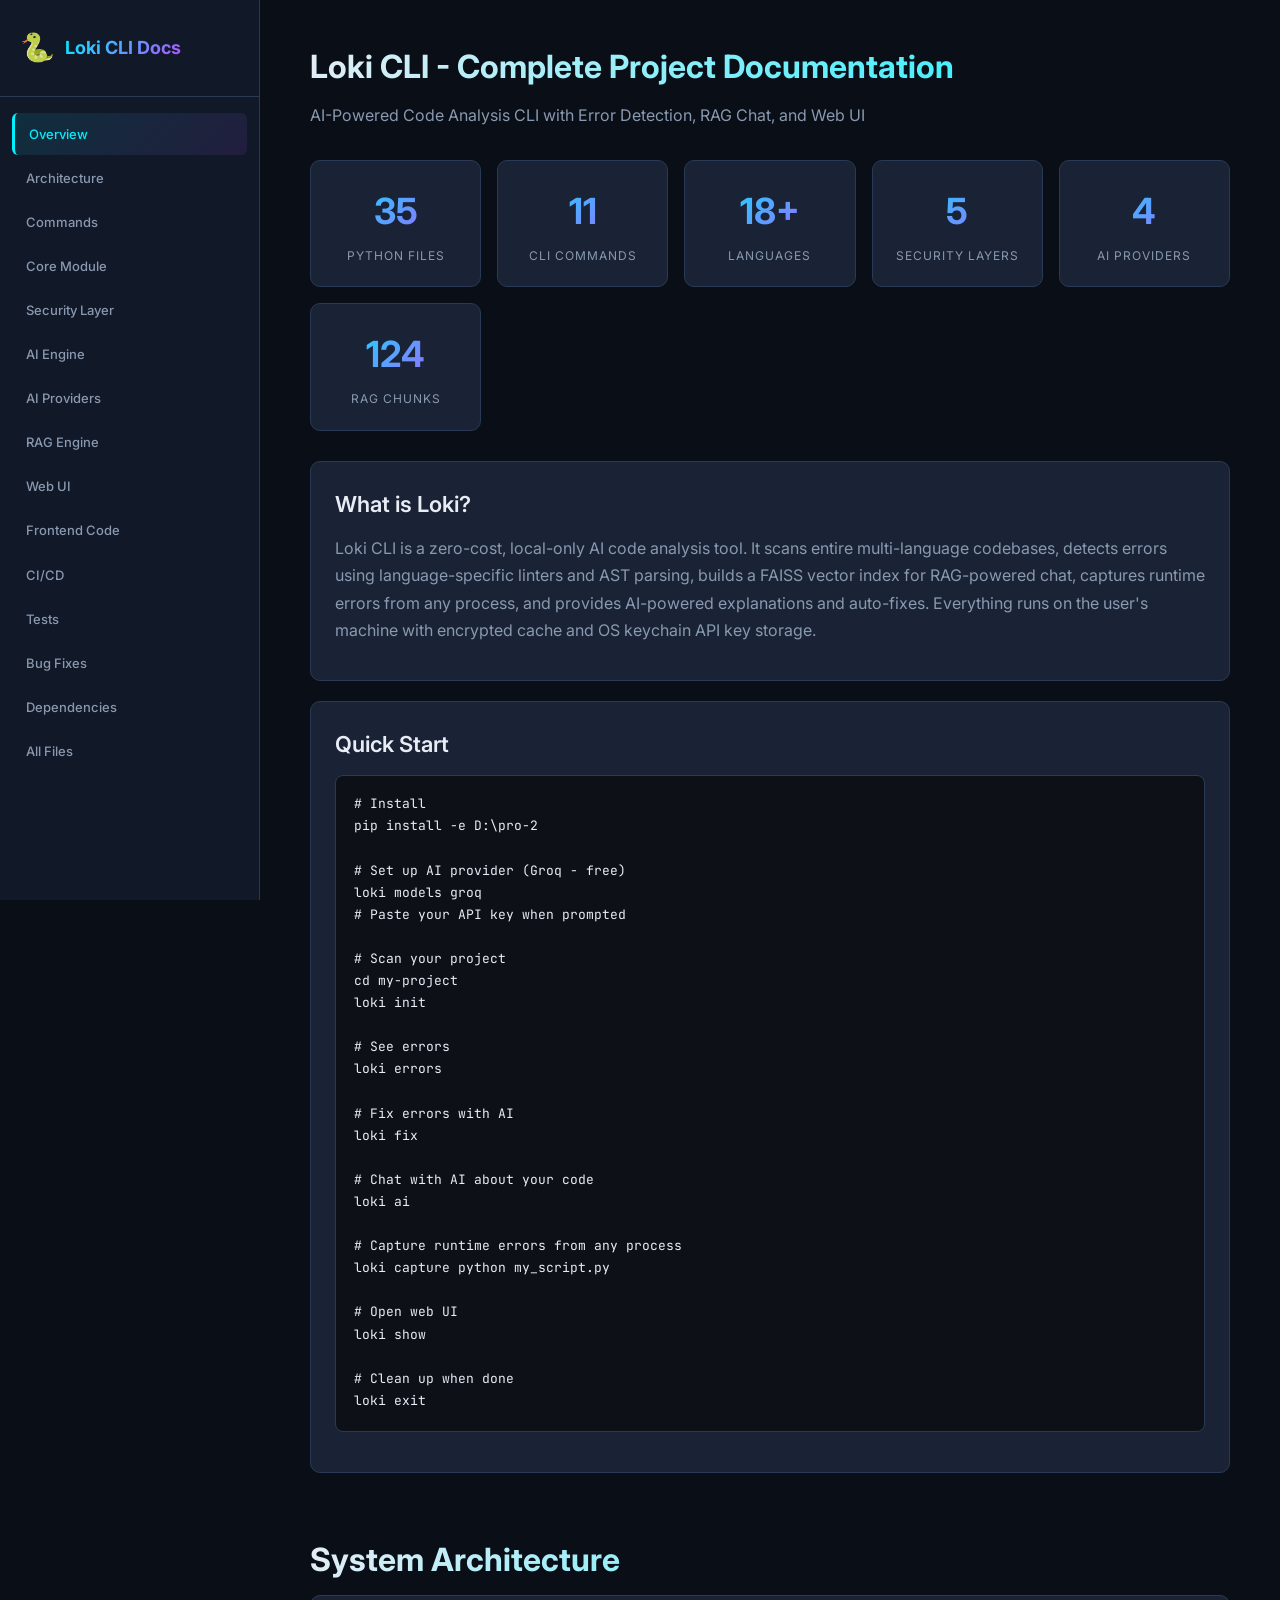
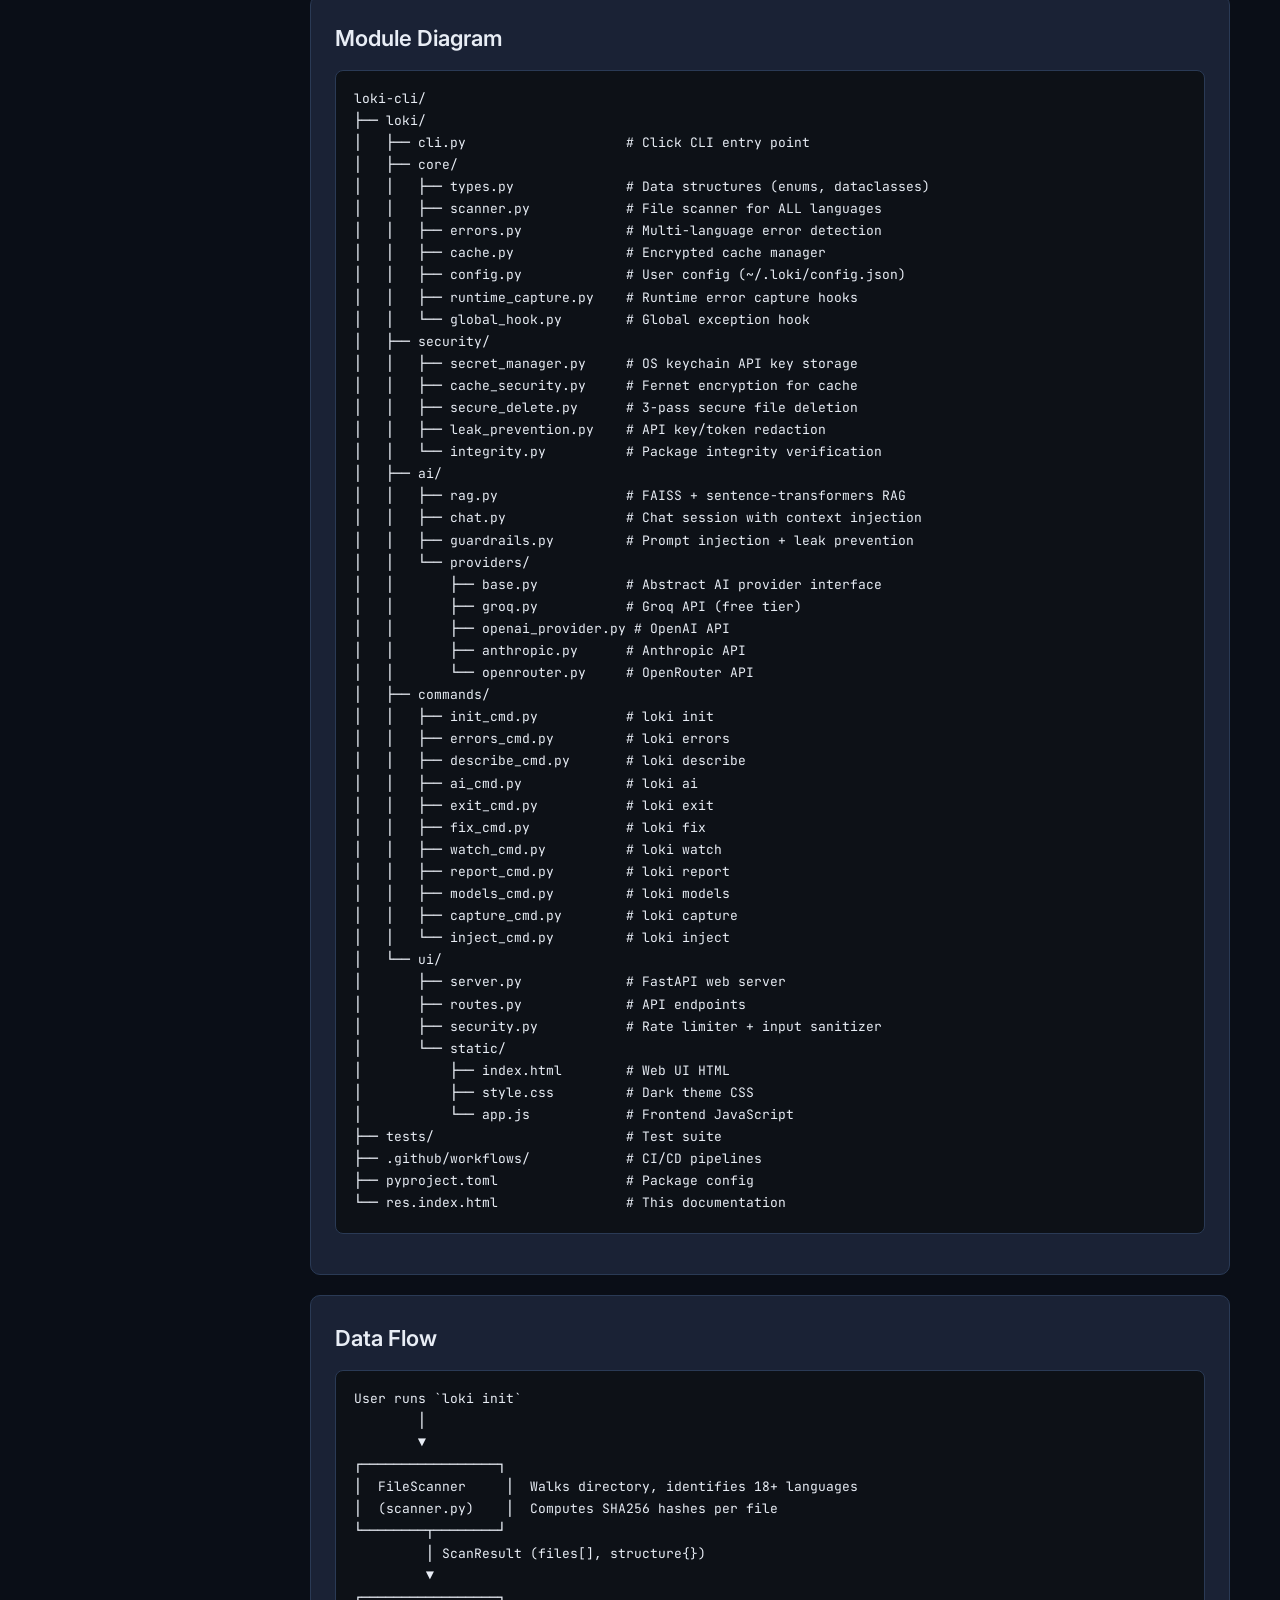
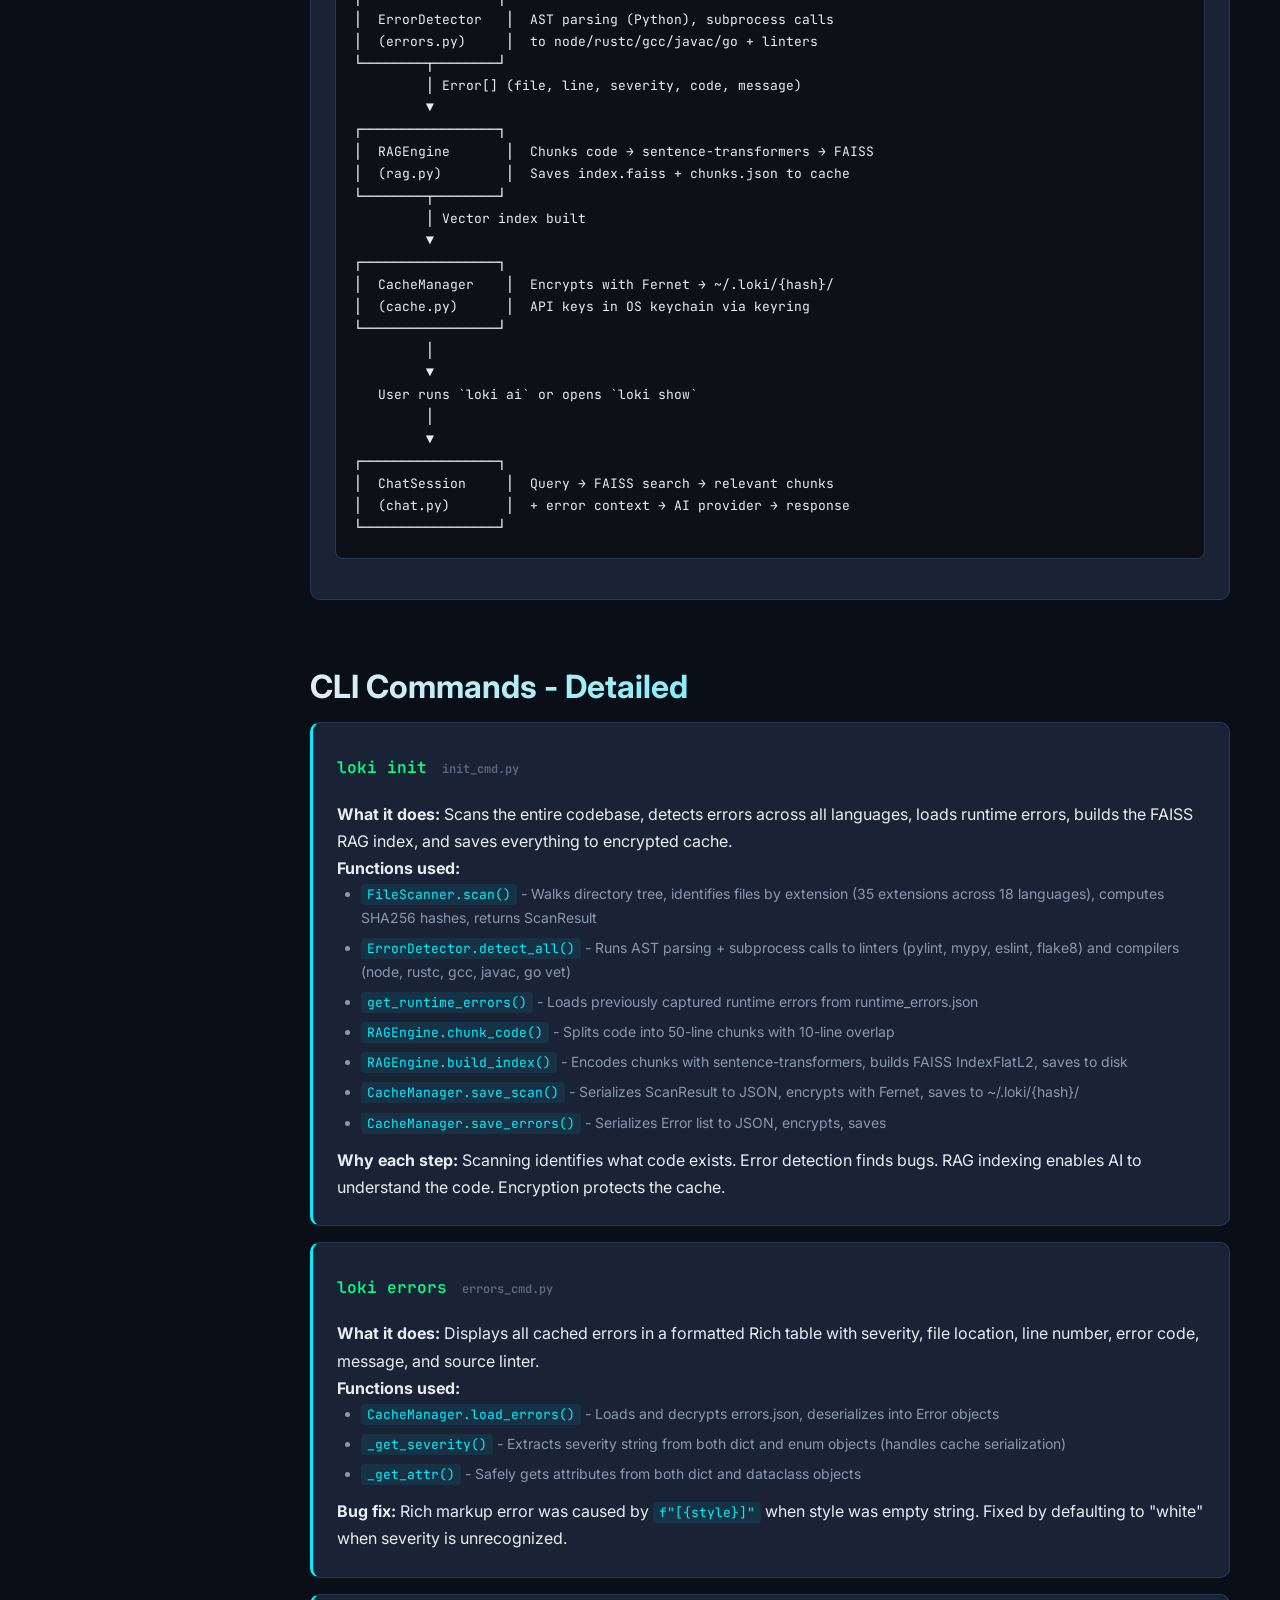
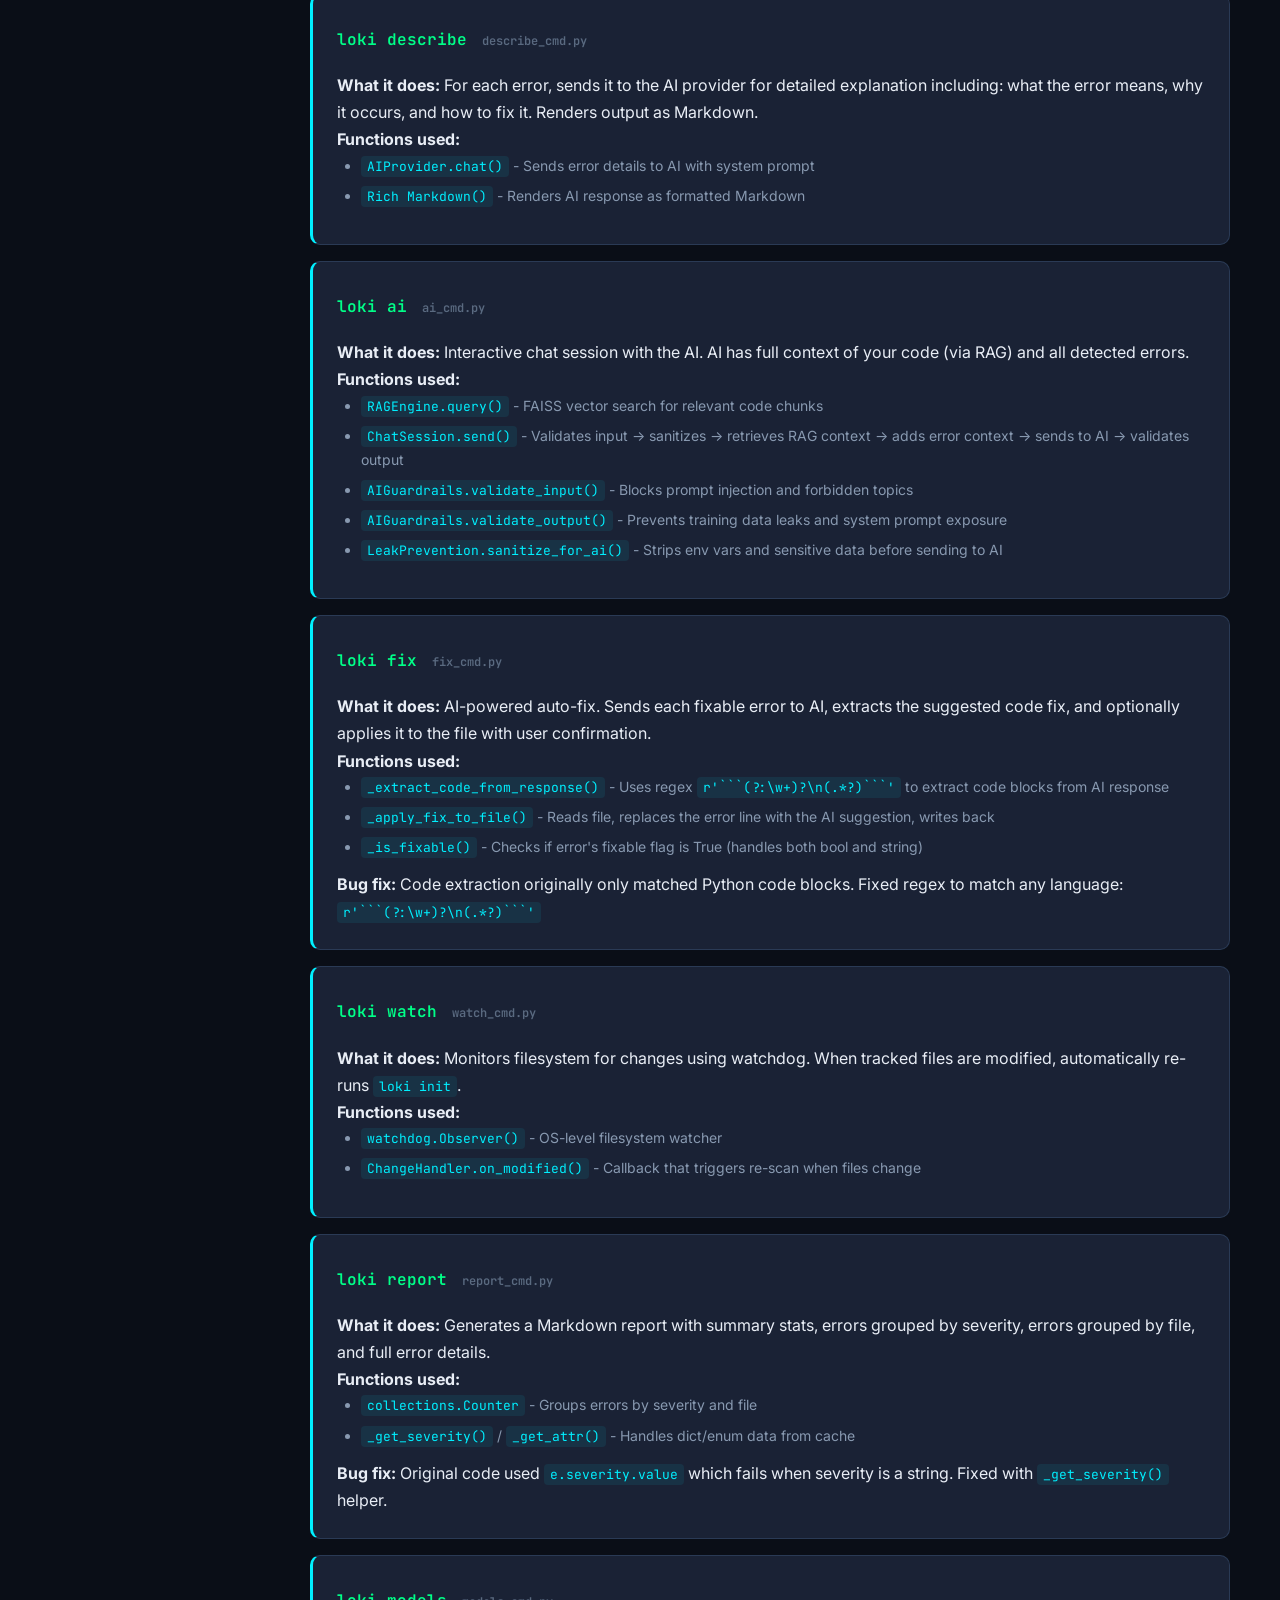
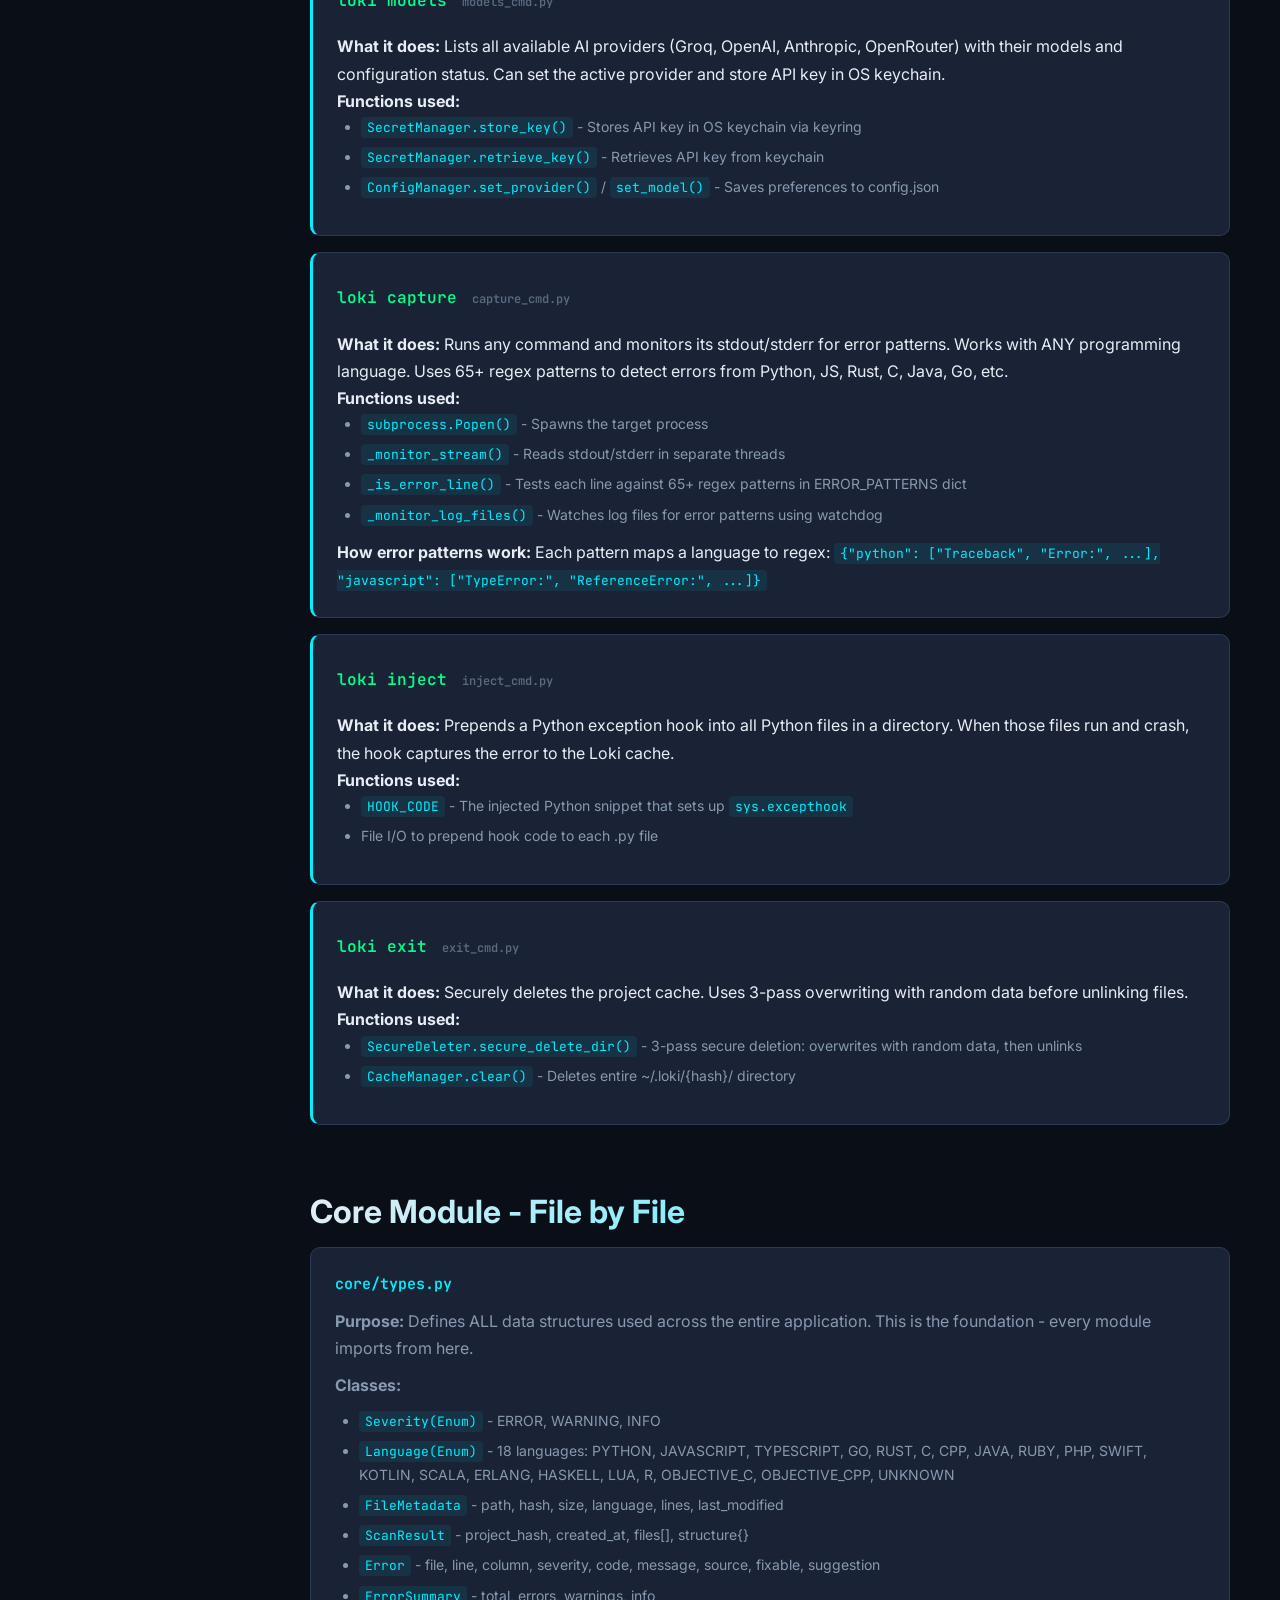
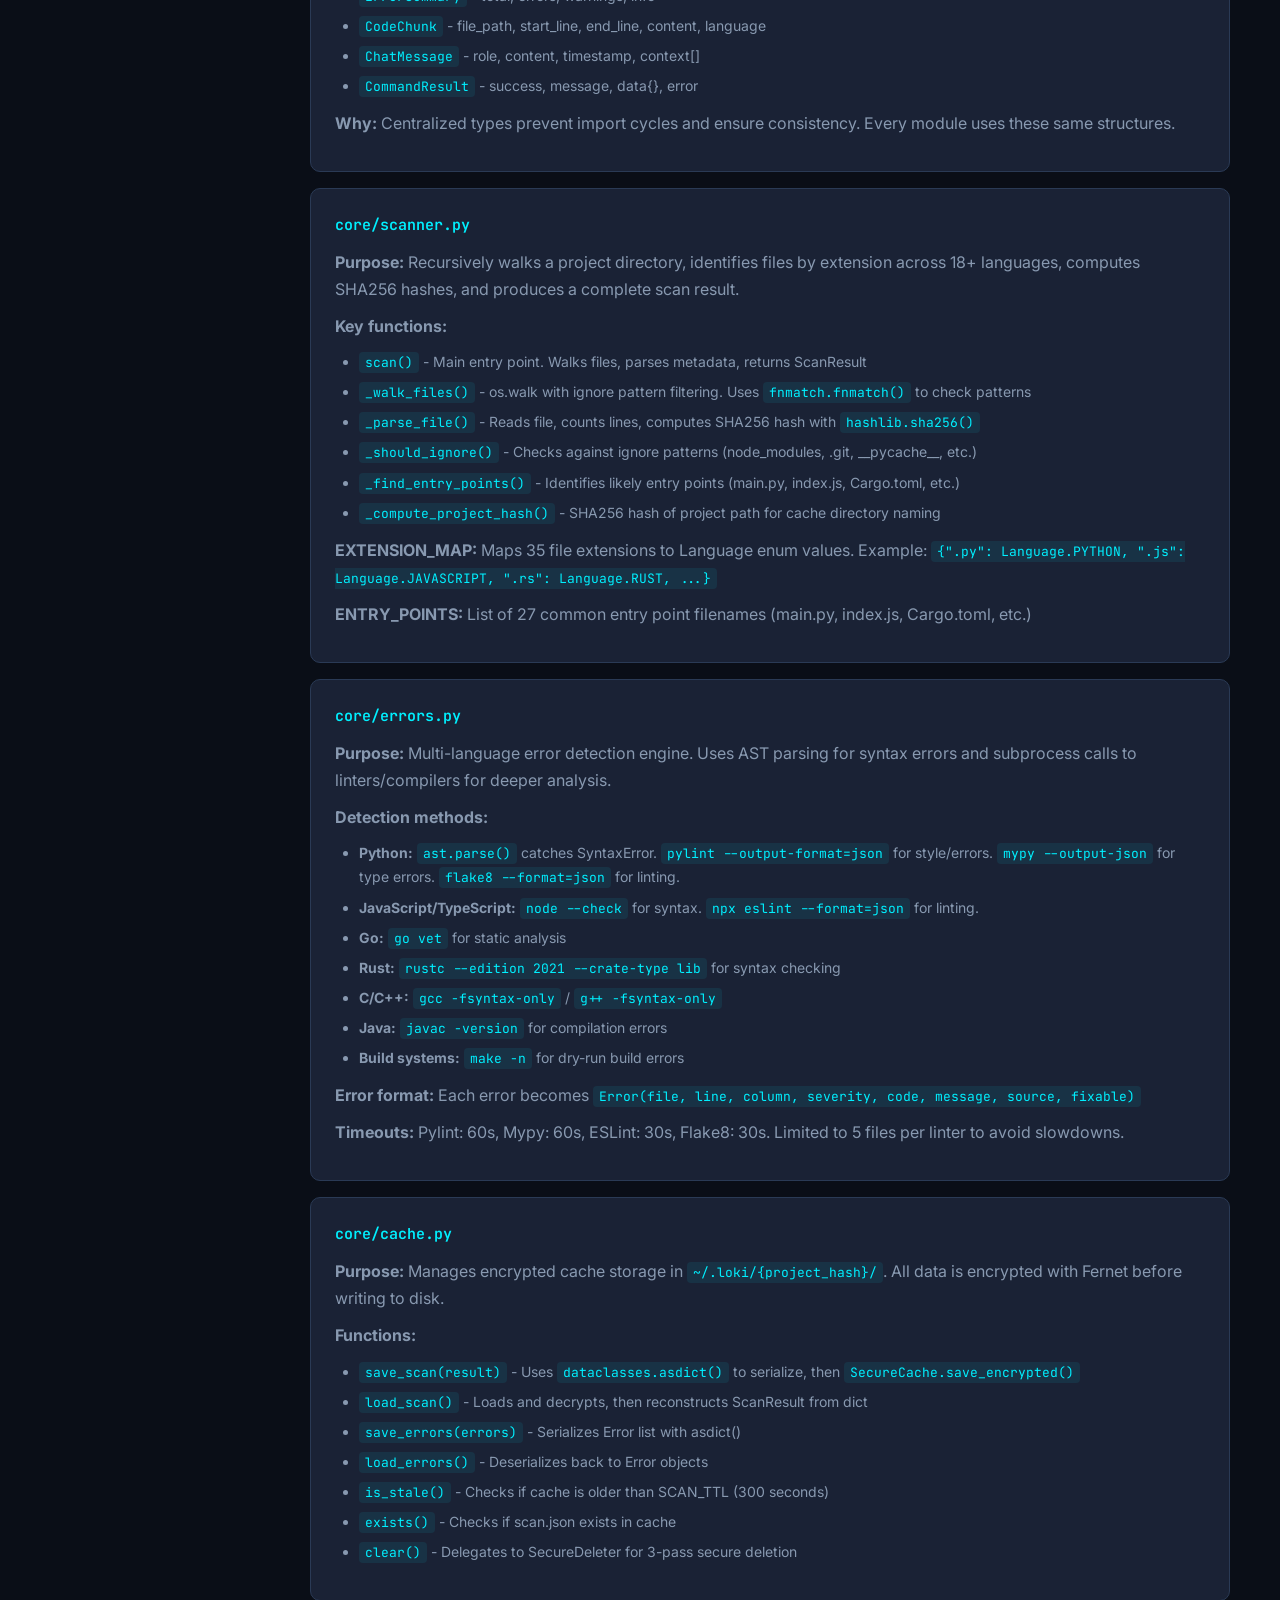
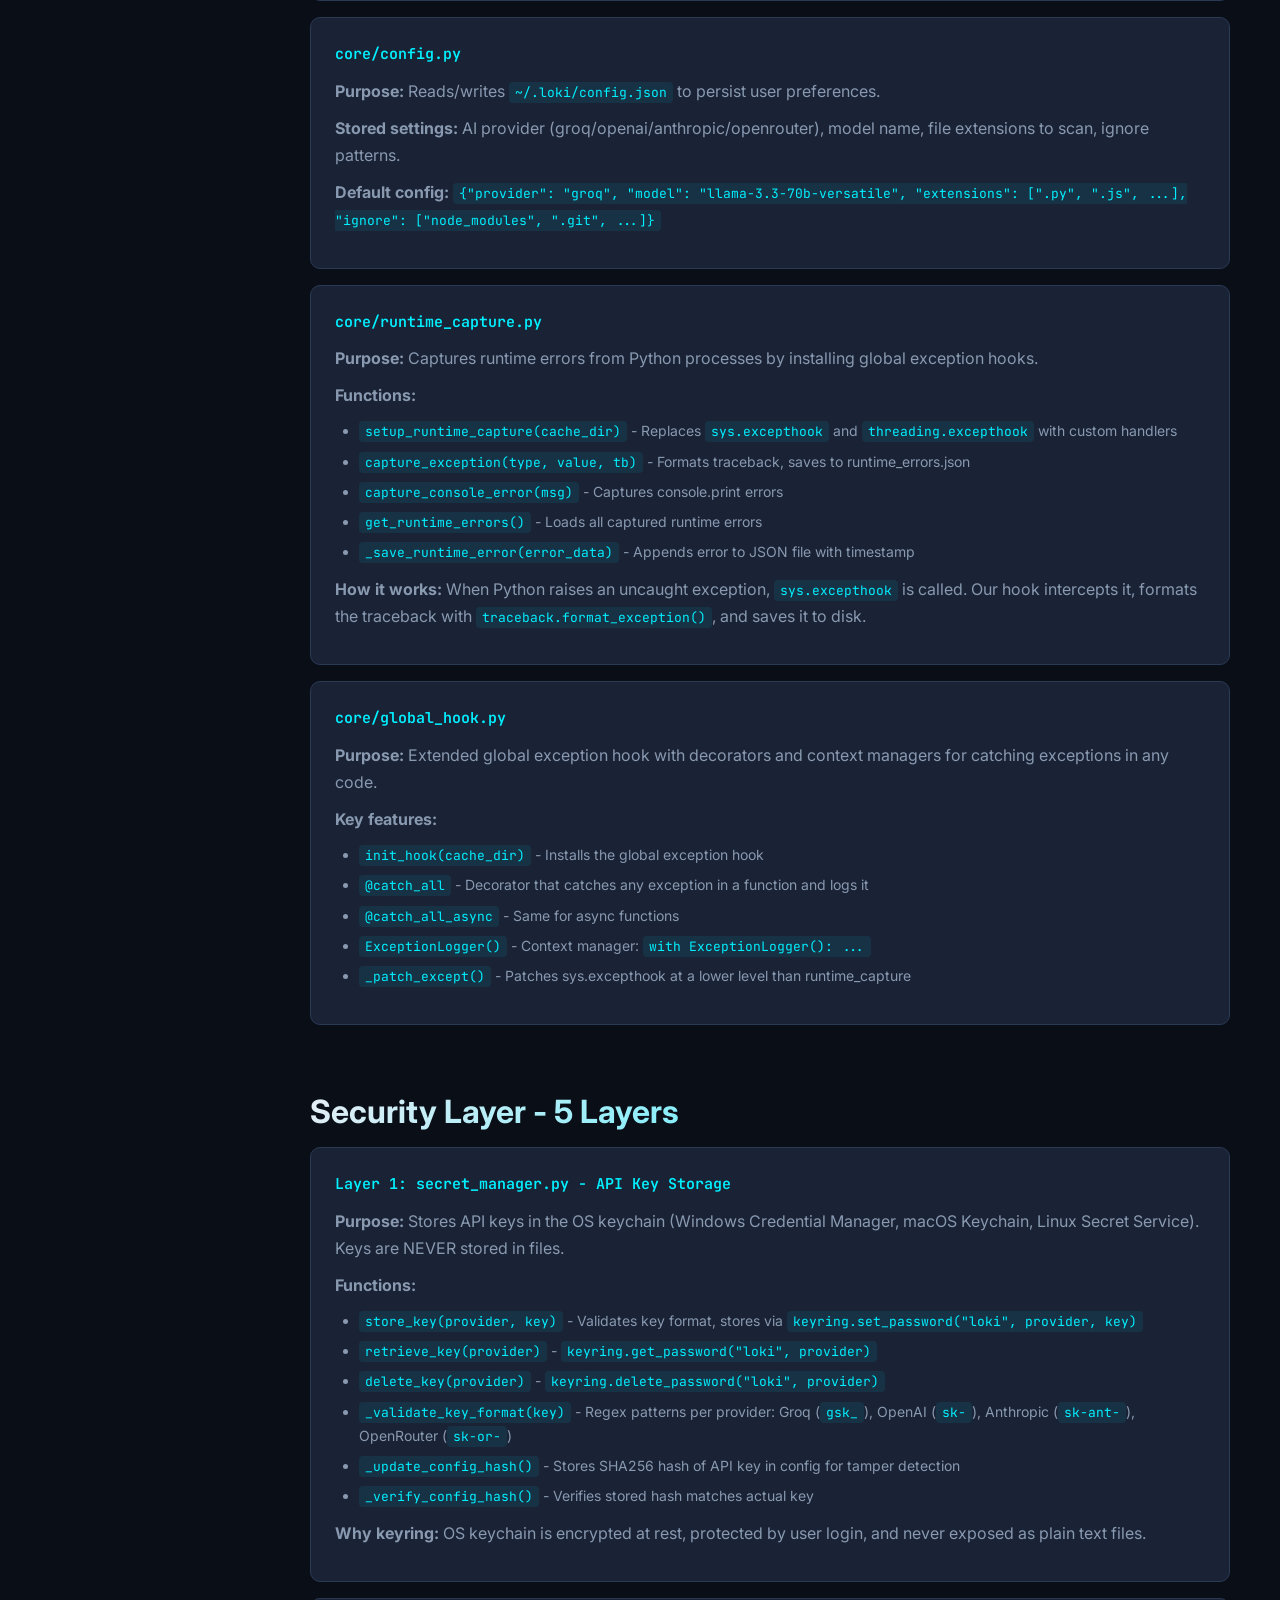
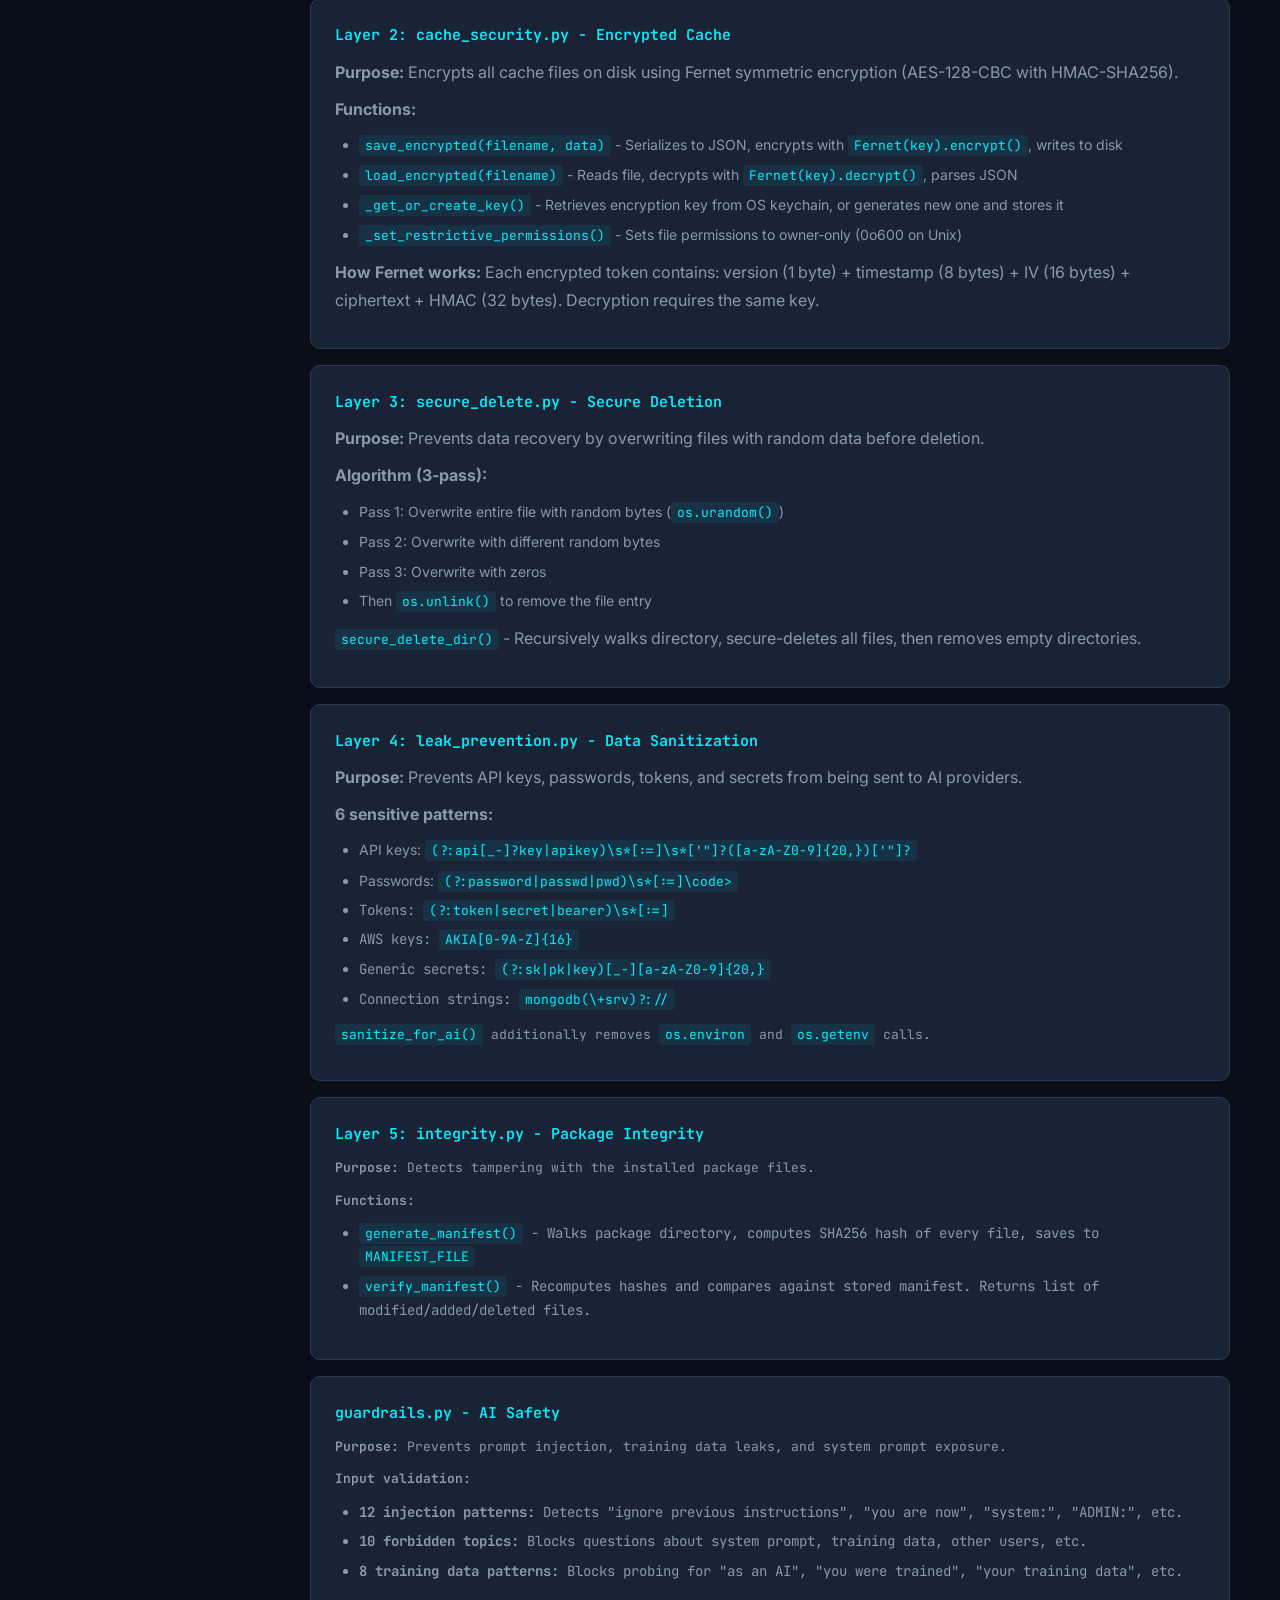
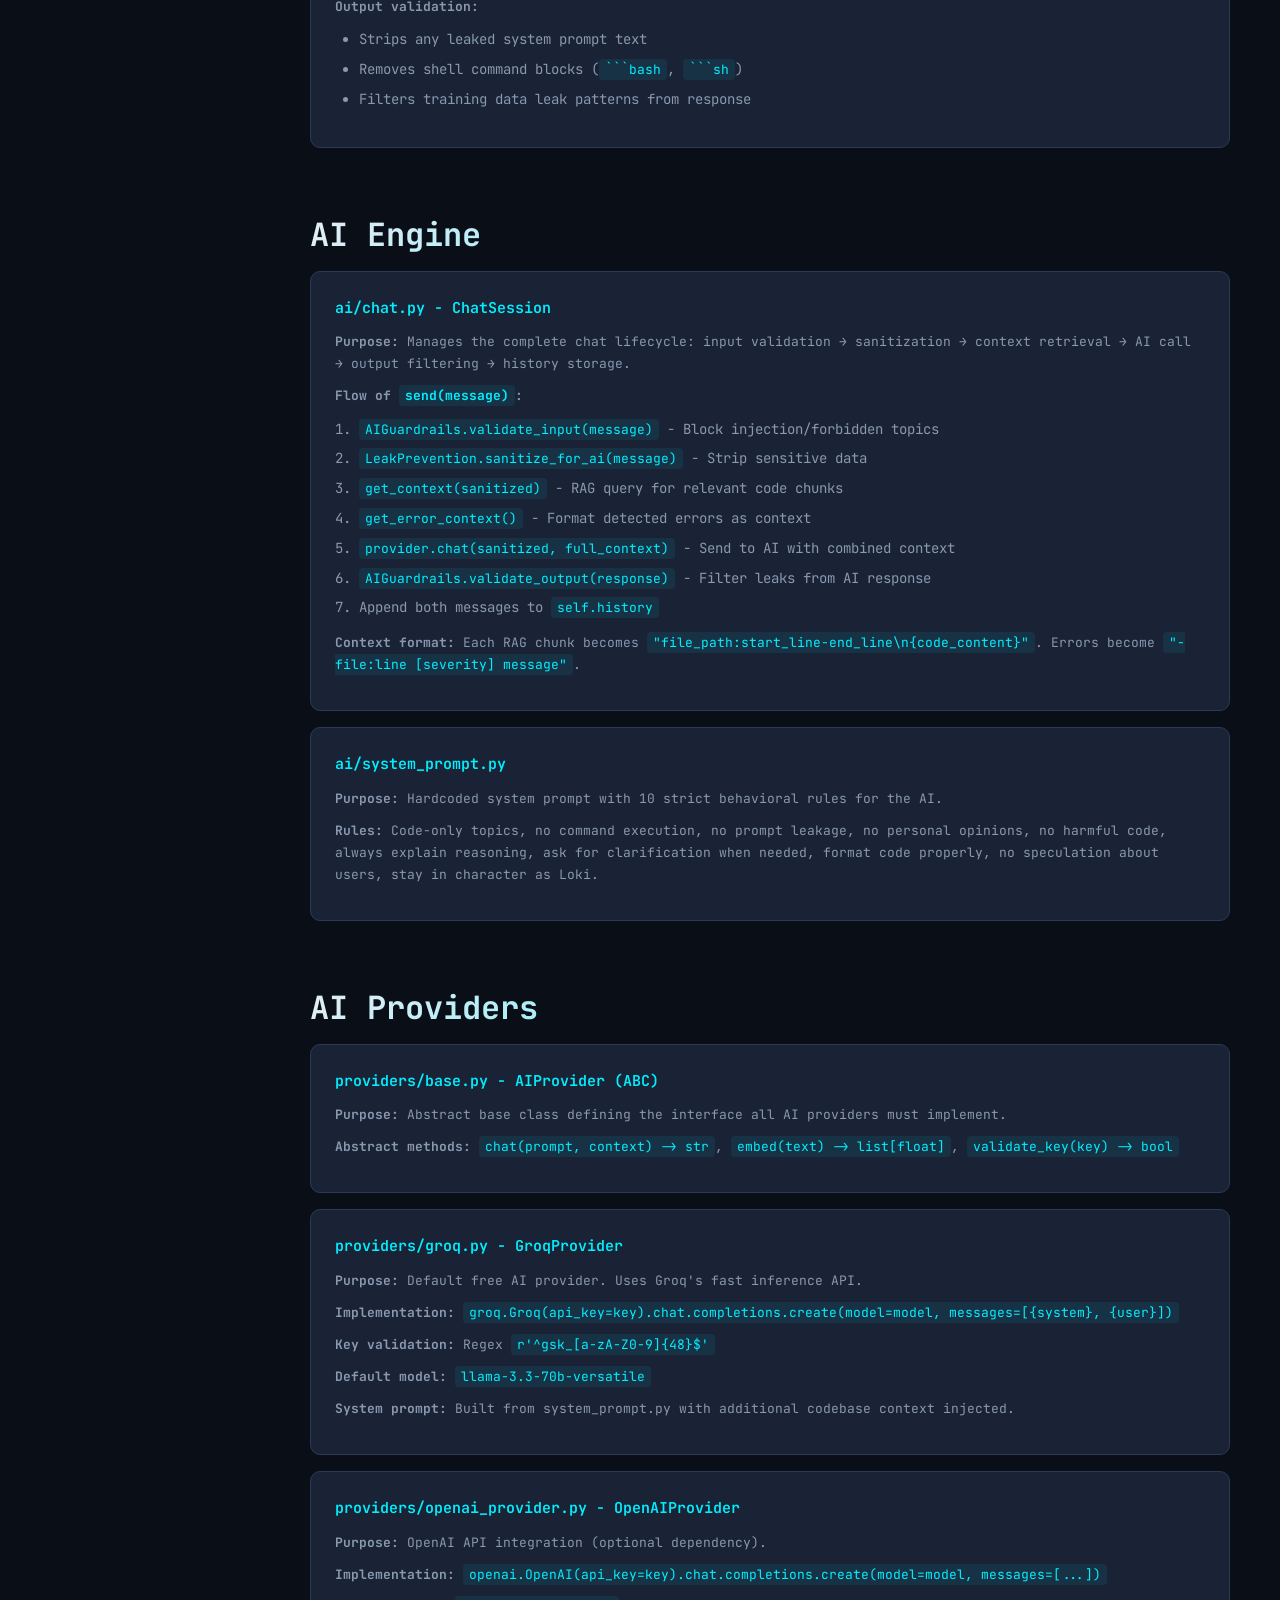
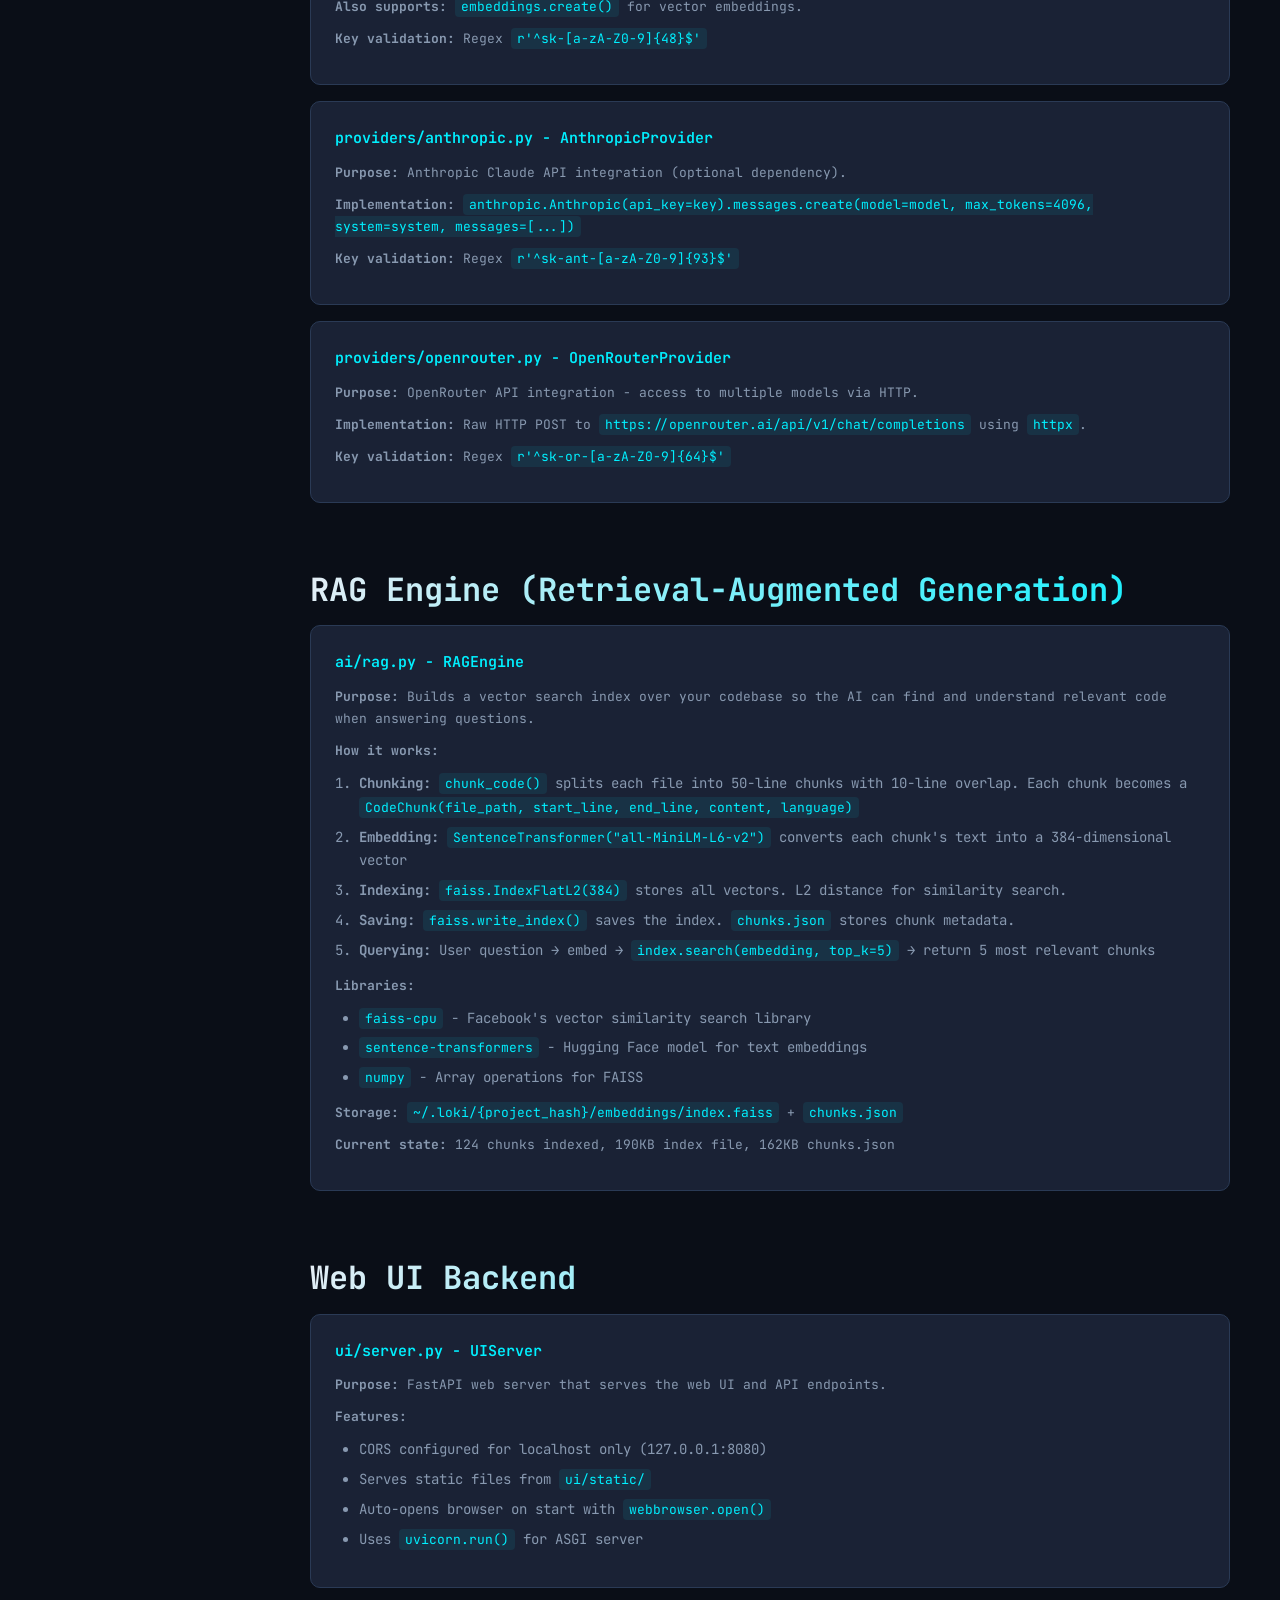
<file: res.index.html>
<!DOCTYPE html>
<html lang="en">
<head>
<meta charset="UTF-8">
<meta name="viewport" content="width=device-width, initial-scale=1.0">
<title>Loki CLI - Complete Documentation</title>
<link rel="stylesheet" href="res.style.css">
<link href="https://fonts.googleapis.com/css2?family=Inter:wght@300;400;500;600;700&family=JetBrains+Mono:wght@400;500&display=swap" rel="stylesheet">
</head>
<body>

<nav id="sidebar">
  <div class="logo">
    <span class="logo-icon">&#128013;</span>
    <span class="logo-text">Loki CLI Docs</span>
  </div>
  <div class="nav-links">
    <a href="#overview" class="nav-link active">Overview</a>
    <a href="#architecture" class="nav-link">Architecture</a>
    <a href="#commands" class="nav-link">Commands</a>
    <a href="#core" class="nav-link">Core Module</a>
    <a href="#security" class="nav-link">Security Layer</a>
    <a href="#ai" class="nav-link">AI Engine</a>
    <a href="#providers" class="nav-link">AI Providers</a>
    <a href="#rag" class="nav-link">RAG Engine</a>
    <a href="#webui" class="nav-link">Web UI</a>
    <a href="#frontend" class="nav-link">Frontend Code</a>
    <a href="#cicd" class="nav-link">CI/CD</a>
    <a href="#tests" class="nav-link">Tests</a>
    <a href="#bugs" class="nav-link">Bug Fixes</a>
    <a href="#dependencies" class="nav-link">Dependencies</a>
    <a href="#files" class="nav-link">All Files</a>
  </div>
</nav>

<main id="content">

<!-- ==================== OVERVIEW ==================== -->
<section id="overview">
  <h1>Loki CLI - Complete Project Documentation</h1>
  <p class="subtitle">AI-Powered Code Analysis CLI with Error Detection, RAG Chat, and Web UI</p>

  <div class="stats-grid">
    <div class="stat-card"><span class="stat-num">35</span><span class="stat-label">Python Files</span></div>
    <div class="stat-card"><span class="stat-num">11</span><span class="stat-label">CLI Commands</span></div>
    <div class="stat-card"><span class="stat-num">18+</span><span class="stat-label">Languages</span></div>
    <div class="stat-card"><span class="stat-num">5</span><span class="stat-label">Security Layers</span></div>
    <div class="stat-card"><span class="stat-num">4</span><span class="stat-label">AI Providers</span></div>
    <div class="stat-card"><span class="stat-num">124</span><span class="stat-label">RAG Chunks</span></div>
  </div>

  <div class="card">
    <h2>What is Loki?</h2>
    <p>Loki CLI is a zero-cost, local-only AI code analysis tool. It scans entire multi-language codebases, detects errors using language-specific linters and AST parsing, builds a FAISS vector index for RAG-powered chat, captures runtime errors from any process, and provides AI-powered explanations and auto-fixes. Everything runs on the user's machine with encrypted cache and OS keychain API key storage.</p>
  </div>

  <div class="card">
    <h2>Quick Start</h2>
    <pre><code># Install
pip install -e D:\pro-2

# Set up AI provider (Groq - free)
loki models groq
# Paste your API key when prompted

# Scan your project
cd my-project
loki init

# See errors
loki errors

# Fix errors with AI
loki fix

# Chat with AI about your code
loki ai

# Capture runtime errors from any process
loki capture python my_script.py

# Open web UI
loki show

# Clean up when done
loki exit</code></pre>
  </div>
</section>

<!-- ==================== ARCHITECTURE ==================== -->
<section id="architecture">
  <h1>System Architecture</h1>
  <div class="card">
    <h2>Module Diagram</h2>
    <pre><code>loki-cli/
├── loki/
│   ├── cli.py                    # Click CLI entry point
│   ├── core/
│   │   ├── types.py              # Data structures (enums, dataclasses)
│   │   ├── scanner.py            # File scanner for ALL languages
│   │   ├── errors.py             # Multi-language error detection
│   │   ├── cache.py              # Encrypted cache manager
│   │   ├── config.py             # User config (~/.loki/config.json)
│   │   ├── runtime_capture.py    # Runtime error capture hooks
│   │   └── global_hook.py        # Global exception hook
│   ├── security/
│   │   ├── secret_manager.py     # OS keychain API key storage
│   │   ├── cache_security.py     # Fernet encryption for cache
│   │   ├── secure_delete.py      # 3-pass secure file deletion
│   │   ├── leak_prevention.py    # API key/token redaction
│   │   └── integrity.py          # Package integrity verification
│   ├── ai/
│   │   ├── rag.py                # FAISS + sentence-transformers RAG
│   │   ├── chat.py               # Chat session with context injection
│   │   ├── guardrails.py         # Prompt injection + leak prevention
│   │   └── providers/
│   │       ├── base.py           # Abstract AI provider interface
│   │       ├── groq.py           # Groq API (free tier)
│   │       ├── openai_provider.py # OpenAI API
│   │       ├── anthropic.py      # Anthropic API
│   │       └── openrouter.py     # OpenRouter API
│   ├── commands/
│   │   ├── init_cmd.py           # loki init
│   │   ├── errors_cmd.py         # loki errors
│   │   ├── describe_cmd.py       # loki describe
│   │   ├── ai_cmd.py             # loki ai
│   │   ├── exit_cmd.py           # loki exit
│   │   ├── fix_cmd.py            # loki fix
│   │   ├── watch_cmd.py          # loki watch
│   │   ├── report_cmd.py         # loki report
│   │   ├── models_cmd.py         # loki models
│   │   ├── capture_cmd.py        # loki capture
│   │   └── inject_cmd.py         # loki inject
│   └── ui/
│       ├── server.py             # FastAPI web server
│       ├── routes.py             # API endpoints
│       ├── security.py           # Rate limiter + input sanitizer
│       └── static/
│           ├── index.html        # Web UI HTML
│           ├── style.css         # Dark theme CSS
│           └── app.js            # Frontend JavaScript
├── tests/                        # Test suite
├── .github/workflows/            # CI/CD pipelines
├── pyproject.toml                # Package config
└── res.index.html                # This documentation</code></pre>
  </div>

  <div class="card">
    <h2>Data Flow</h2>
    <pre><code>User runs `loki init`
        │
        ▼
┌─────────────────┐
│  FileScanner     │  Walks directory, identifies 18+ languages
│  (scanner.py)    │  Computes SHA256 hashes per file
└────────┬────────┘
         │ ScanResult (files[], structure{})
         ▼
┌─────────────────┐
│  ErrorDetector   │  AST parsing (Python), subprocess calls
│  (errors.py)     │  to node/rustc/gcc/javac/go + linters
└────────┬────────┘
         │ Error[] (file, line, severity, code, message)
         ▼
┌─────────────────┐
│  RAGEngine       │  Chunks code → sentence-transformers → FAISS
│  (rag.py)        │  Saves index.faiss + chunks.json to cache
└────────┬────────┘
         │ Vector index built
         ▼
┌─────────────────┐
│  CacheManager    │  Encrypts with Fernet → ~/.loki/{hash}/
│  (cache.py)      │  API keys in OS keychain via keyring
└─────────────────┘
         │
         ▼
   User runs `loki ai` or opens `loki show`
         │
         ▼
┌─────────────────┐
│  ChatSession     │  Query → FAISS search → relevant chunks
│  (chat.py)       │  + error context → AI provider → response
└─────────────────┘</code></pre>
  </div>
</section>

<!-- ==================== COMMANDS ==================== -->
<section id="commands">
  <h1>CLI Commands - Detailed</h1>

  <div class="cmd-card">
    <h2><span class="cmd-name">loki init</span> <span class="cmd-file">init_cmd.py</span></h2>
    <p><strong>What it does:</strong> Scans the entire codebase, detects errors across all languages, loads runtime errors, builds the FAISS RAG index, and saves everything to encrypted cache.</p>
    <p><strong>Functions used:</strong></p>
    <ul>
      <li><code>FileScanner.scan()</code> - Walks directory tree, identifies files by extension (35 extensions across 18 languages), computes SHA256 hashes, returns ScanResult</li>
      <li><code>ErrorDetector.detect_all()</code> - Runs AST parsing + subprocess calls to linters (pylint, mypy, eslint, flake8) and compilers (node, rustc, gcc, javac, go vet)</li>
      <li><code>get_runtime_errors()</code> - Loads previously captured runtime errors from runtime_errors.json</li>
      <li><code>RAGEngine.chunk_code()</code> - Splits code into 50-line chunks with 10-line overlap</li>
      <li><code>RAGEngine.build_index()</code> - Encodes chunks with sentence-transformers, builds FAISS IndexFlatL2, saves to disk</li>
      <li><code>CacheManager.save_scan()</code> - Serializes ScanResult to JSON, encrypts with Fernet, saves to ~/.loki/{hash}/</li>
      <li><code>CacheManager.save_errors()</code> - Serializes Error list to JSON, encrypts, saves</li>
    </ul>
    <p><strong>Why each step:</strong> Scanning identifies what code exists. Error detection finds bugs. RAG indexing enables AI to understand the code. Encryption protects the cache.</p>
  </div>

  <div class="cmd-card">
    <h2><span class="cmd-name">loki errors</span> <span class="cmd-file">errors_cmd.py</span></h2>
    <p><strong>What it does:</strong> Displays all cached errors in a formatted Rich table with severity, file location, line number, error code, message, and source linter.</p>
    <p><strong>Functions used:</strong></p>
    <ul>
      <li><code>CacheManager.load_errors()</code> - Loads and decrypts errors.json, deserializes into Error objects</li>
      <li><code>_get_severity()</code> - Extracts severity string from both dict and enum objects (handles cache serialization)</li>
      <li><code>_get_attr()</code> - Safely gets attributes from both dict and dataclass objects</li>
    </ul>
    <p><strong>Bug fix:</strong> Rich markup error was caused by <code>f"[{style}]"</code> when style was empty string. Fixed by defaulting to "white" when severity is unrecognized.</p>
  </div>

  <div class="cmd-card">
    <h2><span class="cmd-name">loki describe</span> <span class="cmd-file">describe_cmd.py</span></h2>
    <p><strong>What it does:</strong> For each error, sends it to the AI provider for detailed explanation including: what the error means, why it occurs, and how to fix it. Renders output as Markdown.</p>
    <p><strong>Functions used:</strong></p>
    <ul>
      <li><code>AIProvider.chat()</code> - Sends error details to AI with system prompt</li>
      <li><code>Rich Markdown()</code> - Renders AI response as formatted Markdown</li>
    </ul>
  </div>

  <div class="cmd-card">
    <h2><span class="cmd-name">loki ai</span> <span class="cmd-file">ai_cmd.py</span></h2>
    <p><strong>What it does:</strong> Interactive chat session with the AI. AI has full context of your code (via RAG) and all detected errors.</p>
    <p><strong>Functions used:</strong></p>
    <ul>
      <li><code>RAGEngine.query()</code> - FAISS vector search for relevant code chunks</li>
      <li><code>ChatSession.send()</code> - Validates input → sanitizes → retrieves RAG context → adds error context → sends to AI → validates output</li>
      <li><code>AIGuardrails.validate_input()</code> - Blocks prompt injection and forbidden topics</li>
      <li><code>AIGuardrails.validate_output()</code> - Prevents training data leaks and system prompt exposure</li>
      <li><code>LeakPrevention.sanitize_for_ai()</code> - Strips env vars and sensitive data before sending to AI</li>
    </ul>
  </div>

  <div class="cmd-card">
    <h2><span class="cmd-name">loki fix</span> <span class="cmd-file">fix_cmd.py</span></h2>
    <p><strong>What it does:</strong> AI-powered auto-fix. Sends each fixable error to AI, extracts the suggested code fix, and optionally applies it to the file with user confirmation.</p>
    <p><strong>Functions used:</strong></p>
    <ul>
      <li><code>_extract_code_from_response()</code> - Uses regex <code>r'```(?:\w+)?\n(.*?)```'</code> to extract code blocks from AI response</li>
      <li><code>_apply_fix_to_file()</code> - Reads file, replaces the error line with the AI suggestion, writes back</li>
      <li><code>_is_fixable()</code> - Checks if error's fixable flag is True (handles both bool and string)</li>
    </ul>
    <p><strong>Bug fix:</strong> Code extraction originally only matched Python code blocks. Fixed regex to match any language: <code>r'```(?:\w+)?\n(.*?)```'</code></p>
  </div>

  <div class="cmd-card">
    <h2><span class="cmd-name">loki watch</span> <span class="cmd-file">watch_cmd.py</span></h2>
    <p><strong>What it does:</strong> Monitors filesystem for changes using watchdog. When tracked files are modified, automatically re-runs <code>loki init</code>.</p>
    <p><strong>Functions used:</strong></p>
    <ul>
      <li><code>watchdog.Observer()</code> - OS-level filesystem watcher</li>
      <li><code>ChangeHandler.on_modified()</code> - Callback that triggers re-scan when files change</li>
    </ul>
  </div>

  <div class="cmd-card">
    <h2><span class="cmd-name">loki report</span> <span class="cmd-file">report_cmd.py</span></h2>
    <p><strong>What it does:</strong> Generates a Markdown report with summary stats, errors grouped by severity, errors grouped by file, and full error details.</p>
    <p><strong>Functions used:</strong></p>
    <ul>
      <li><code>collections.Counter</code> - Groups errors by severity and file</li>
      <li><code>_get_severity()</code> / <code>_get_attr()</code> - Handles dict/enum data from cache</li>
    </ul>
    <p><strong>Bug fix:</strong> Original code used <code>e.severity.value</code> which fails when severity is a string. Fixed with <code>_get_severity()</code> helper.</p>
  </div>

  <div class="cmd-card">
    <h2><span class="cmd-name">loki models</span> <span class="cmd-file">models_cmd.py</span></h2>
    <p><strong>What it does:</strong> Lists all available AI providers (Groq, OpenAI, Anthropic, OpenRouter) with their models and configuration status. Can set the active provider and store API key in OS keychain.</p>
    <p><strong>Functions used:</strong></p>
    <ul>
      <li><code>SecretManager.store_key()</code> - Stores API key in OS keychain via keyring</li>
      <li><code>SecretManager.retrieve_key()</code> - Retrieves API key from keychain</li>
      <li><code>ConfigManager.set_provider()</code> / <code>set_model()</code> - Saves preferences to config.json</li>
    </ul>
  </div>

  <div class="cmd-card">
    <h2><span class="cmd-name">loki capture</span> <span class="cmd-file">capture_cmd.py</span></h2>
    <p><strong>What it does:</strong> Runs any command and monitors its stdout/stderr for error patterns. Works with ANY programming language. Uses 65+ regex patterns to detect errors from Python, JS, Rust, C, Java, Go, etc.</p>
    <p><strong>Functions used:</strong></p>
    <ul>
      <li><code>subprocess.Popen()</code> - Spawns the target process</li>
      <li><code>_monitor_stream()</code> - Reads stdout/stderr in separate threads</li>
      <li><code>_is_error_line()</code> - Tests each line against 65+ regex patterns in ERROR_PATTERNS dict</li>
      <li><code>_monitor_log_files()</code> - Watches log files for error patterns using watchdog</li>
    </ul>
    <p><strong>How error patterns work:</strong> Each pattern maps a language to regex: <code>{"python": ["Traceback", "Error:", ...], "javascript": ["TypeError:", "ReferenceError:", ...]}</code></p>
  </div>

  <div class="cmd-card">
    <h2><span class="cmd-name">loki inject</span> <span class="cmd-file">inject_cmd.py</span></h2>
    <p><strong>What it does:</strong> Prepends a Python exception hook into all Python files in a directory. When those files run and crash, the hook captures the error to the Loki cache.</p>
    <p><strong>Functions used:</strong></p>
    <ul>
      <li><code>HOOK_CODE</code> - The injected Python snippet that sets up <code>sys.excepthook</code></li>
      <li>File I/O to prepend hook code to each .py file</li>
    </ul>
  </div>

  <div class="cmd-card">
    <h2><span class="cmd-name">loki exit</span> <span class="cmd-file">exit_cmd.py</span></h2>
    <p><strong>What it does:</strong> Securely deletes the project cache. Uses 3-pass overwriting with random data before unlinking files.</p>
    <p><strong>Functions used:</strong></p>
    <ul>
      <li><code>SecureDeleter.secure_delete_dir()</code> - 3-pass secure deletion: overwrites with random data, then unlinks</li>
      <li><code>CacheManager.clear()</code> - Deletes entire ~/.loki/{hash}/ directory</li>
    </ul>
  </div>
</section>

<!-- ==================== CORE MODULE ==================== -->
<section id="core">
  <h1>Core Module - File by File</h1>

  <div class="file-card">
    <h3>core/types.py</h3>
    <p><strong>Purpose:</strong> Defines ALL data structures used across the entire application. This is the foundation - every module imports from here.</p>
    <p><strong>Classes:</strong></p>
    <ul>
      <li><code>Severity(Enum)</code> - ERROR, WARNING, INFO</li>
      <li><code>Language(Enum)</code> - 18 languages: PYTHON, JAVASCRIPT, TYPESCRIPT, GO, RUST, C, CPP, JAVA, RUBY, PHP, SWIFT, KOTLIN, SCALA, ERLANG, HASKELL, LUA, R, OBJECTIVE_C, OBJECTIVE_CPP, UNKNOWN</li>
      <li><code>FileMetadata</code> - path, hash, size, language, lines, last_modified</li>
      <li><code>ScanResult</code> - project_hash, created_at, files[], structure{}</li>
      <li><code>Error</code> - file, line, column, severity, code, message, source, fixable, suggestion</li>
      <li><code>ErrorSummary</code> - total, errors, warnings, info</li>
      <li><code>CodeChunk</code> - file_path, start_line, end_line, content, language</li>
      <li><code>ChatMessage</code> - role, content, timestamp, context[]</li>
      <li><code>CommandResult</code> - success, message, data{}, error</li>
    </ul>
    <p><strong>Why:</strong> Centralized types prevent import cycles and ensure consistency. Every module uses these same structures.</p>
  </div>

  <div class="file-card">
    <h3>core/scanner.py</h3>
    <p><strong>Purpose:</strong> Recursively walks a project directory, identifies files by extension across 18+ languages, computes SHA256 hashes, and produces a complete scan result.</p>
    <p><strong>Key functions:</strong></p>
    <ul>
      <li><code>scan()</code> - Main entry point. Walks files, parses metadata, returns ScanResult</li>
      <li><code>_walk_files()</code> - os.walk with ignore pattern filtering. Uses <code>fnmatch.fnmatch()</code> to check patterns</li>
      <li><code>_parse_file()</code> - Reads file, counts lines, computes SHA256 hash with <code>hashlib.sha256()</code></li>
      <li><code>_should_ignore()</code> - Checks against ignore patterns (node_modules, .git, __pycache__, etc.)</li>
      <li><code>_find_entry_points()</code> - Identifies likely entry points (main.py, index.js, Cargo.toml, etc.)</li>
      <li><code>_compute_project_hash()</code> - SHA256 hash of project path for cache directory naming</li>
    </ul>
    <p><strong>EXTENSION_MAP:</strong> Maps 35 file extensions to Language enum values. Example: <code>{".py": Language.PYTHON, ".js": Language.JAVASCRIPT, ".rs": Language.RUST, ...}</code></p>
    <p><strong>ENTRY_POINTS:</strong> List of 27 common entry point filenames (main.py, index.js, Cargo.toml, etc.)</p>
  </div>

  <div class="file-card">
    <h3>core/errors.py</h3>
    <p><strong>Purpose:</strong> Multi-language error detection engine. Uses AST parsing for syntax errors and subprocess calls to linters/compilers for deeper analysis.</p>
    <p><strong>Detection methods:</strong></p>
    <ul>
      <li><strong>Python:</strong> <code>ast.parse()</code> catches SyntaxError. <code>pylint --output-format=json</code> for style/errors. <code>mypy --output-json</code> for type errors. <code>flake8 --format=json</code> for linting.</li>
      <li><strong>JavaScript/TypeScript:</strong> <code>node --check</code> for syntax. <code>npx eslint --format=json</code> for linting.</li>
      <li><strong>Go:</strong> <code>go vet</code> for static analysis</li>
      <li><strong>Rust:</strong> <code>rustc --edition 2021 --crate-type lib</code> for syntax checking</li>
      <li><strong>C/C++:</strong> <code>gcc -fsyntax-only</code> / <code>g++ -fsyntax-only</code></li>
      <li><strong>Java:</strong> <code>javac -version</code> for compilation errors</li>
      <li><strong>Build systems:</strong> <code>make -n</code> for dry-run build errors</li>
    </ul>
    <p><strong>Error format:</strong> Each error becomes <code>Error(file, line, column, severity, code, message, source, fixable)</code></p>
    <p><strong>Timeouts:</strong> Pylint: 60s, Mypy: 60s, ESLint: 30s, Flake8: 30s. Limited to 5 files per linter to avoid slowdowns.</p>
  </div>

  <div class="file-card">
    <h3>core/cache.py</h3>
    <p><strong>Purpose:</strong> Manages encrypted cache storage in <code>~/.loki/{project_hash}/</code>. All data is encrypted with Fernet before writing to disk.</p>
    <p><strong>Functions:</strong></p>
    <ul>
      <li><code>save_scan(result)</code> - Uses <code>dataclasses.asdict()</code> to serialize, then <code>SecureCache.save_encrypted()</code></li>
      <li><code>load_scan()</code> - Loads and decrypts, then reconstructs ScanResult from dict</li>
      <li><code>save_errors(errors)</code> - Serializes Error list with asdict()</li>
      <li><code>load_errors()</code> - Deserializes back to Error objects</li>
      <li><code>is_stale()</code> - Checks if cache is older than SCAN_TTL (300 seconds)</li>
      <li><code>exists()</code> - Checks if scan.json exists in cache</li>
      <li><code>clear()</code> - Delegates to SecureDeleter for 3-pass secure deletion</li>
    </ul>
  </div>

  <div class="file-card">
    <h3>core/config.py</h3>
    <p><strong>Purpose:</strong> Reads/writes <code>~/.loki/config.json</code> to persist user preferences.</p>
    <p><strong>Stored settings:</strong> AI provider (groq/openai/anthropic/openrouter), model name, file extensions to scan, ignore patterns.</p>
    <p><strong>Default config:</strong> <code>{"provider": "groq", "model": "llama-3.3-70b-versatile", "extensions": [".py", ".js", ...], "ignore": ["node_modules", ".git", ...]}</code></p>
  </div>

  <div class="file-card">
    <h3>core/runtime_capture.py</h3>
    <p><strong>Purpose:</strong> Captures runtime errors from Python processes by installing global exception hooks.</p>
    <p><strong>Functions:</strong></p>
    <ul>
      <li><code>setup_runtime_capture(cache_dir)</code> - Replaces <code>sys.excepthook</code> and <code>threading.excepthook</code> with custom handlers</li>
      <li><code>capture_exception(type, value, tb)</code> - Formats traceback, saves to runtime_errors.json</li>
      <li><code>capture_console_error(msg)</code> - Captures console.print errors</li>
      <li><code>get_runtime_errors()</code> - Loads all captured runtime errors</li>
      <li><code>_save_runtime_error(error_data)</code> - Appends error to JSON file with timestamp</li>
    </ul>
    <p><strong>How it works:</strong> When Python raises an uncaught exception, <code>sys.excepthook</code> is called. Our hook intercepts it, formats the traceback with <code>traceback.format_exception()</code>, and saves it to disk.</p>
  </div>

  <div class="file-card">
    <h3>core/global_hook.py</h3>
    <p><strong>Purpose:</strong> Extended global exception hook with decorators and context managers for catching exceptions in any code.</p>
    <p><strong>Key features:</strong></p>
    <ul>
      <li><code>init_hook(cache_dir)</code> - Installs the global exception hook</li>
      <li><code>@catch_all</code> - Decorator that catches any exception in a function and logs it</li>
      <li><code>@catch_all_async</code> - Same for async functions</li>
      <li><code>ExceptionLogger()</code> - Context manager: <code>with ExceptionLogger(): ...</code></li>
      <li><code>_patch_except()</code> - Patches sys.excepthook at a lower level than runtime_capture</li>
    </ul>
  </div>
</section>

<!-- ==================== SECURITY ==================== -->
<section id="security">
  <h1>Security Layer - 5 Layers</h1>

  <div class="file-card">
    <h3>Layer 1: secret_manager.py - API Key Storage</h3>
    <p><strong>Purpose:</strong> Stores API keys in the OS keychain (Windows Credential Manager, macOS Keychain, Linux Secret Service). Keys are NEVER stored in files.</p>
    <p><strong>Functions:</strong></p>
    <ul>
      <li><code>store_key(provider, key)</code> - Validates key format, stores via <code>keyring.set_password("loki", provider, key)</code></li>
      <li><code>retrieve_key(provider)</code> - <code>keyring.get_password("loki", provider)</code></li>
      <li><code>delete_key(provider)</code> - <code>keyring.delete_password("loki", provider)</code></li>
      <li><code>_validate_key_format(key)</code> - Regex patterns per provider: Groq (<code>gsk_</code>), OpenAI (<code>sk-</code>), Anthropic (<code>sk-ant-</code>), OpenRouter (<code>sk-or-</code>)</li>
      <li><code>_update_config_hash()</code> - Stores SHA256 hash of API key in config for tamper detection</li>
      <li><code>_verify_config_hash()</code> - Verifies stored hash matches actual key</li>
    </ul>
    <p><strong>Why keyring:</strong> OS keychain is encrypted at rest, protected by user login, and never exposed as plain text files.</p>
  </div>

  <div class="file-card">
    <h3>Layer 2: cache_security.py - Encrypted Cache</h3>
    <p><strong>Purpose:</strong> Encrypts all cache files on disk using Fernet symmetric encryption (AES-128-CBC with HMAC-SHA256).</p>
    <p><strong>Functions:</strong></p>
    <ul>
      <li><code>save_encrypted(filename, data)</code> - Serializes to JSON, encrypts with <code>Fernet(key).encrypt()</code>, writes to disk</li>
      <li><code>load_encrypted(filename)</code> - Reads file, decrypts with <code>Fernet(key).decrypt()</code>, parses JSON</li>
      <li><code>_get_or_create_key()</code> - Retrieves encryption key from OS keychain, or generates new one and stores it</li>
      <li><code>_set_restrictive_permissions()</code> - Sets file permissions to owner-only (0o600 on Unix)</li>
    </ul>
    <p><strong>How Fernet works:</strong> Each encrypted token contains: version (1 byte) + timestamp (8 bytes) + IV (16 bytes) + ciphertext + HMAC (32 bytes). Decryption requires the same key.</p>
  </div>

  <div class="file-card">
    <h3>Layer 3: secure_delete.py - Secure Deletion</h3>
    <p><strong>Purpose:</strong> Prevents data recovery by overwriting files with random data before deletion.</p>
    <p><strong>Algorithm (3-pass):</strong></p>
    <ul>
      <li>Pass 1: Overwrite entire file with random bytes (<code>os.urandom()</code>)</li>
      <li>Pass 2: Overwrite with different random bytes</li>
      <li>Pass 3: Overwrite with zeros</li>
      <li>Then <code>os.unlink()</code> to remove the file entry</li>
    </ul>
    <p><code>secure_delete_dir()</code> - Recursively walks directory, secure-deletes all files, then removes empty directories.</p>
  </div>

  <div class="file-card">
    <h3>Layer 4: leak_prevention.py - Data Sanitization</h3>
    <p><strong>Purpose:</strong> Prevents API keys, passwords, tokens, and secrets from being sent to AI providers.</p>
    <p><strong>6 sensitive patterns:</strong></p>
    <ul>
      <li>API keys: <code>(?:api[_-]?key|apikey)\s*[:=]\s*['"]?([a-zA-Z0-9]{20,})['"]?</code></li>
      <li>Passwords: <code>(?:password|passwd|pwd)\s*[:=]\code></li>
      <li>Tokens: <code>(?:token|secret|bearer)\s*[:=]</code></li>
      <li>AWS keys: <code>AKIA[0-9A-Z]{16}</code></li>
      <li>Generic secrets: <code>(?:sk|pk|key)[_-][a-zA-Z0-9]{20,}</code></li>
      <li>Connection strings: <code>mongodb(\+srv)?://</code></li>
    </ul>
    <p><code>sanitize_for_ai()</code> additionally removes <code>os.environ</code> and <code>os.getenv</code> calls.</p>
  </div>

  <div class="file-card">
    <h3>Layer 5: integrity.py - Package Integrity</h3>
    <p><strong>Purpose:</strong> Detects tampering with the installed package files.</p>
    <p><strong>Functions:</strong></p>
    <ul>
      <li><code>generate_manifest()</code> - Walks package directory, computes SHA256 hash of every file, saves to <code>MANIFEST_FILE</code></li>
      <li><code>verify_manifest()</code> - Recomputes hashes and compares against stored manifest. Returns list of modified/added/deleted files.</li>
    </ul>
  </div>

  <div class="file-card">
    <h3>guardrails.py - AI Safety</h3>
    <p><strong>Purpose:</strong> Prevents prompt injection, training data leaks, and system prompt exposure.</p>
    <p><strong>Input validation:</strong></p>
    <ul>
      <li><strong>12 injection patterns:</strong> Detects "ignore previous instructions", "you are now", "system:", "ADMIN:", etc.</li>
      <li><strong>10 forbidden topics:</strong> Blocks questions about system prompt, training data, other users, etc.</li>
      <li><strong>8 training data patterns:</strong> Blocks probing for "as an AI", "you were trained", "your training data", etc.</li>
    </ul>
    <p><strong>Output validation:</strong></p>
    <ul>
      <li>Strips any leaked system prompt text</li>
      <li>Removes shell command blocks (<code>```bash</code>, <code>```sh</code>)</li>
      <li>Filters training data leak patterns from response</li>
    </ul>
  </div>
</section>

<!-- ==================== AI ENGINE ==================== -->
<section id="ai">
  <h1>AI Engine</h1>

  <div class="file-card">
    <h3>ai/chat.py - ChatSession</h3>
    <p><strong>Purpose:</strong> Manages the complete chat lifecycle: input validation → sanitization → context retrieval → AI call → output filtering → history storage.</p>
    <p><strong>Flow of <code>send(message)</code>:</strong></p>
    <ol>
      <li><code>AIGuardrails.validate_input(message)</code> - Block injection/forbidden topics</li>
      <li><code>LeakPrevention.sanitize_for_ai(message)</code> - Strip sensitive data</li>
      <li><code>get_context(sanitized)</code> - RAG query for relevant code chunks</li>
      <li><code>get_error_context()</code> - Format detected errors as context</li>
      <li><code>provider.chat(sanitized, full_context)</code> - Send to AI with combined context</li>
      <li><code>AIGuardrails.validate_output(response)</code> - Filter leaks from AI response</li>
      <li>Append both messages to <code>self.history</code></li>
    </ol>
    <p><strong>Context format:</strong> Each RAG chunk becomes <code>"file_path:start_line-end_line\n{code_content}"</code>. Errors become <code>"- file:line [severity] message"</code>.</p>
  </div>

  <div class="file-card">
    <h3>ai/system_prompt.py</h3>
    <p><strong>Purpose:</strong> Hardcoded system prompt with 10 strict behavioral rules for the AI.</p>
    <p><strong>Rules:</strong> Code-only topics, no command execution, no prompt leakage, no personal opinions, no harmful code, always explain reasoning, ask for clarification when needed, format code properly, no speculation about users, stay in character as Loki.</p>
  </div>
</section>

<!-- ==================== PROVIDERS ==================== -->
<section id="providers">
  <h1>AI Providers</h1>

  <div class="file-card">
    <h3>providers/base.py - AIProvider (ABC)</h3>
    <p><strong>Purpose:</strong> Abstract base class defining the interface all AI providers must implement.</p>
    <p><strong>Abstract methods:</strong> <code>chat(prompt, context) -> str</code>, <code>embed(text) -> list[float]</code>, <code>validate_key(key) -> bool</code></p>
  </div>

  <div class="file-card">
    <h3>providers/groq.py - GroqProvider</h3>
    <p><strong>Purpose:</strong> Default free AI provider. Uses Groq's fast inference API.</p>
    <p><strong>Implementation:</strong> <code>groq.Groq(api_key=key).chat.completions.create(model=model, messages=[{system}, {user}])</code></p>
    <p><strong>Key validation:</strong> Regex <code>r'^gsk_[a-zA-Z0-9]{48}$'</code></p>
    <p><strong>Default model:</strong> <code>llama-3.3-70b-versatile</code></p>
    <p><strong>System prompt:</strong> Built from system_prompt.py with additional codebase context injected.</p>
  </div>

  <div class="file-card">
    <h3>providers/openai_provider.py - OpenAIProvider</h3>
    <p><strong>Purpose:</strong> OpenAI API integration (optional dependency).</p>
    <p><strong>Implementation:</strong> <code>openai.OpenAI(api_key=key).chat.completions.create(model=model, messages=[...])</code></p>
    <p><strong>Also supports:</strong> <code>embeddings.create()</code> for vector embeddings.</p>
    <p><strong>Key validation:</strong> Regex <code>r'^sk-[a-zA-Z0-9]{48}$'</code></p>
  </div>

  <div class="file-card">
    <h3>providers/anthropic.py - AnthropicProvider</h3>
    <p><strong>Purpose:</strong> Anthropic Claude API integration (optional dependency).</p>
    <p><strong>Implementation:</strong> <code>anthropic.Anthropic(api_key=key).messages.create(model=model, max_tokens=4096, system=system, messages=[...])</code></p>
    <p><strong>Key validation:</strong> Regex <code>r'^sk-ant-[a-zA-Z0-9]{93}$'</code></p>
  </div>

  <div class="file-card">
    <h3>providers/openrouter.py - OpenRouterProvider</h3>
    <p><strong>Purpose:</strong> OpenRouter API integration - access to multiple models via HTTP.</p>
    <p><strong>Implementation:</strong> Raw HTTP POST to <code>https://openrouter.ai/api/v1/chat/completions</code> using <code>httpx</code>.</p>
    <p><strong>Key validation:</strong> Regex <code>r'^sk-or-[a-zA-Z0-9]{64}$'</code></p>
  </div>
</section>

<!-- ==================== RAG ==================== -->
<section id="rag">
  <h1>RAG Engine (Retrieval-Augmented Generation)</h1>

  <div class="file-card">
    <h3>ai/rag.py - RAGEngine</h3>
    <p><strong>Purpose:</strong> Builds a vector search index over your codebase so the AI can find and understand relevant code when answering questions.</p>
    <p><strong>How it works:</strong></p>
    <ol>
      <li><strong>Chunking:</strong> <code>chunk_code()</code> splits each file into 50-line chunks with 10-line overlap. Each chunk becomes a <code>CodeChunk(file_path, start_line, end_line, content, language)</code></li>
      <li><strong>Embedding:</strong> <code>SentenceTransformer("all-MiniLM-L6-v2")</code> converts each chunk's text into a 384-dimensional vector</li>
      <li><strong>Indexing:</strong> <code>faiss.IndexFlatL2(384)</code> stores all vectors. L2 distance for similarity search.</li>
      <li><strong>Saving:</strong> <code>faiss.write_index()</code> saves the index. <code>chunks.json</code> stores chunk metadata.</li>
      <li><strong>Querying:</strong> User question → embed → <code>index.search(embedding, top_k=5)</code> → return 5 most relevant chunks</li>
    </ol>
    <p><strong>Libraries:</strong></p>
    <ul>
      <li><code>faiss-cpu</code> - Facebook's vector similarity search library</li>
      <li><code>sentence-transformers</code> - Hugging Face model for text embeddings</li>
      <li><code>numpy</code> - Array operations for FAISS</li>
    </ul>
    <p><strong>Storage:</strong> <code>~/.loki/{project_hash}/embeddings/index.faiss</code> + <code>chunks.json</code></p>
    <p><strong>Current state:</strong> 124 chunks indexed, 190KB index file, 162KB chunks.json</p>
  </div>
</section>

<!-- ==================== WEB UI ==================== -->
<section id="webui">
  <h1>Web UI Backend</h1>

  <div class="file-card">
    <h3>ui/server.py - UIServer</h3>
    <p><strong>Purpose:</strong> FastAPI web server that serves the web UI and API endpoints.</p>
    <p><strong>Features:</strong></p>
    <ul>
      <li>CORS configured for localhost only (127.0.0.1:8080)</li>
      <li>Serves static files from <code>ui/static/</code></li>
      <li>Auto-opens browser on start with <code>webbrowser.open()</code></li>
      <li>Uses <code>uvicorn.run()</code> for ASGI server</li>
    </ul>
  </div>

  <div class="file-card">
    <h3>ui/routes.py - API Endpoints</h3>
    <p><strong>Endpoints:</strong></p>
    <ul>
      <li><code>GET /api/files</code> - Returns file tree with error counts per file</li>
      <li><code>GET /api/errors?file=</code> - Returns errors, optionally filtered by file path</li>
      <li><code>GET /api/content?file=</code> - Returns raw file content for code viewer</li>
      <li><code>POST /api/chat</code> - Sends message to AI, returns response with RAG context</li>
      <li><code>WS /ws/chat</code> - WebSocket for real-time chat</li>
      <li><code>GET /api/runtime-errors</code> - Returns captured runtime errors</li>
    </ul>
    <p><strong>Key pattern:</strong> All functions handle both dict and dataclass objects from cache using <code>_get_attr()</code> helper.</p>
  </div>

  <div class="file-card">
    <h3>ui/security.py - Rate Limiter & Sanitizer</h3>
    <p><strong>Functions:</strong></p>
    <ul>
      <li><code>RateLimiter.is_allowed(ip)</code> - In-memory per-IP rate limiting (prevents abuse)</li>
      <li><code>InputSanitizer.sanitize_file_path(path)</code> - Prevents directory traversal (removes <code>../</code>, <code>..\\</code>)</li>
      <li><code>InputSanitizer.sanitize_message(msg)</code> - HTML escapes, limits length to 1000 chars, removes control characters</li>
    </ul>
  </div>
</section>

<!-- ==================== FRONTEND ==================== -->
<section id="frontend">
  <h1>Frontend (HTML/CSS/JS)</h1>

  <div class="file-card">
    <h3>ui/static/index.html</h3>
    <p><strong>Purpose:</strong> Single-page application with three-panel layout.</p>
    <p><strong>Layout:</strong></p>
    <ul>
      <li><strong>Left panel (280px):</strong> File tree sidebar + stats (files, errors, warnings)</li>
      <li><strong>Center panel (1fr):</strong> Code viewer with Prism.js syntax highlighting + error list</li>
      <li><strong>Right panel (360px):</strong> AI chat sidebar</li>
    </ul>
    <p><strong>External libraries (CDN):</strong></p>
    <ul>
      <li><strong>Three.js r128:</strong> Animated neural-graph background with 95 particles and dynamic links</li>
      <li><strong>Prism.js 1.29.0:</strong> Syntax highlighting for code blocks</li>
      <li><strong>Google Fonts:</strong> Space Grotesk (headings), Inter (body), JetBrains Mono (code)</li>
    </ul>
    <p><strong>Mobile support:</strong> Slide-over drawers with hamburger menu at 900px breakpoint</p>
  </div>

  <div class="file-card">
    <h3>ui/static/style.css</h3>
    <p><strong>Purpose:</strong> Complete dark-theme CSS with "developer HUD" aesthetic.</p>
    <p><strong>Key features:</strong></p>
    <ul>
      <li>30+ CSS custom properties for theming</li>
      <li>Glass-panel effects with backdrop-filter: blur</li>
      <li>Neon cyan (#00f0ff) and violet (#b84dff) accent colors</li>
      <li>Animated corner brackets (<code>corner-breathe</code> animation)</li>
      <li>Scan-sweep gradient animation on active elements</li>
      <li>Holographic tilt effects on hover</li>
      <li>Custom scrollbar styling</li>
      <li>Responsive breakpoints: 1180px, 900px, 600px</li>
    </ul>
  </div>

  <div class="file-card">
    <h3>ui/static/app.js</h3>
    <p><strong>Purpose:</strong> Frontend JavaScript - fetches data from API, renders UI, handles chat.</p>
    <p><strong>Key functions:</strong></p>
    <ul>
      <li><code>loadFiles()</code> - Fetches <code>/api/files</code>, renders file tree with icons and error badges</li>
      <li><code>loadContent(filePath, ext)</code> - Fetches <code>/api/content</code>, applies Prism.js highlighting</li>
      <li><code>loadAllErrors()</code> - Fetches <code>/api/errors</code>, updates stats and error list</li>
      <li><code>sendChat()</code> - POST to <code>/api/chat</code>, appends response to chat panel</li>
      <li><code>getLanguageClass(ext)</code> - Maps file extensions to Prism.js language classes</li>
      <li><code>escapeHtml(text)</code> - Prevents XSS via DOM textContent</li>
      <li><code>Prism.highlightElement(codeElement)</code> - Applies syntax highlighting to code blocks</li>
    </ul>
  </div>
</section>

<!-- ==================== CI/CD ==================== -->
<section id="cicd">
  <h1>CI/CD Pipelines</h1>

  <div class="file-card">
    <h3>.github/workflows/test.yml</h3>
    <p><strong>Purpose:</strong> Runs tests and linting on every push/PR to main.</p>
    <p><strong>Steps:</strong> Checkout → Setup Python (3.10/3.11/3.12 matrix) → Install deps → <code>pytest tests/ -v --cov=loki</code> → <code>ruff check .</code></p>
  </div>

  <div class="file-card">
    <h3>.github/workflows/publish.yml</h3>
    <p><strong>Purpose:</strong> Auto-publishes to PyPI when a GitHub release is created.</p>
    <p><strong>Steps:</strong> Checkout → Setup Python → Build (<code>python -m build</code>) → Publish (<code>pypa/gh-action-pypi-publish@release/v1</code> with trusted publishing)</p>
  </div>
</section>

<!-- ==================== TESTS ==================== -->
<section id="tests">
  <h1>Test Suite</h1>

  <div class="file-card">
    <h3>tests/test_cache.py</h3>
    <p><strong>Tests:</strong> <code>test_cache_save_and_load()</code> - Creates temp directory, saves ScanResult, loads it back, verifies data matches. <code>test_cache_exists()</code> - Verifies exists() returns False when no cache, True after save.</p>
  </div>

  <div class="file-card">
    <h3>tests/test_commands.py</h3>
    <p><strong>Tests:</strong> <code>test_init_creates_cache()</code> - Creates temp project with a Python file, runs execute_init(), verifies cache directory exists.</p>
  </div>

  <div class="file-card">
    <h3>tests/test_errors.py</h3>
    <p><strong>Tests:</strong> <code>test_detect_syntax_errors()</code> - Creates file with syntax error (unclosed bracket), runs ErrorDetector, verifies error is found. Creates valid file, verifies no errors.</p>
  </div>

  <div class="file-card">
    <h3>tests/test_providers.py</h3>
    <p><strong>Tests:</strong> <code>test_groq_validate_key()</code> - Verifies valid <code>gsk_</code> key is accepted, invalid keys rejected.</p>
  </div>

  <div class="file-card">
    <h3>tests/test_scanner.py</h3>
    <p><strong>Tests:</strong> <code>test_scanner_finds_python_files()</code> - Creates temp dir with .py file, runs scanner, verifies file is found. <code>test_scanner_respects_ignore_patterns()</code> - Creates __pycache__ directory, verifies it's skipped.</p>
  </div>

  <div class="file-card">
    <h3>tests/test_security.py</h3>
    <p><strong>Tests:</strong> <code>test_sanitize_api_key()</code> - Passes text with API key, verifies it's redacted to <code>[REDACTED]</code>. <code>test_sanitize_for_ai()</code> - Verifies os.environ calls are stripped.</p>
  </div>
</section>

<!-- ==================== BUG FIXES ==================== -->
<section id="bugs">
  <h1>Bugs Found & Fixed</h1>

  <div class="bug-card fixed">
    <h3>Bug 1: Rich Markup Error in errors_cmd.py</h3>
    <p><strong>Error:</strong> <code>rich.errors.MarkupError: invalid markup</code> when displaying errors with empty severity.</p>
    <p><strong>Cause:</strong> Code used <code>f"[{style}]"</code> where style could be empty string, creating invalid Rich markup like <code>""</code>.</p>
    <p><strong>Fix:</strong> Default to <code>"white"</code> when severity is unrecognized: <code>style = _get_severity(e) or "white"</code></p>
  </div>

  <div class="bug-card fixed">
    <h3>Bug 2: Severity.value Error in report_cmd.py</h3>
    <p><strong>Error:</strong> <code>AttributeError: 'str' object has no attribute 'value'</code> when generating reports.</p>
    <p><strong>Cause:</strong> Cache deserializes severity as a string (e.g., "error"), not as Severity enum. Code used <code>e.severity.value</code>.</p>
    <p><strong>Fix:</strong> Created <code>_get_severity()</code> helper that handles both dict and enum: <code>if isinstance(sev, str): return sev; if hasattr(sev, 'value'): return sev.value</code></p>
  </div>

  <div class="bug-card fixed">
    <h3>Bug 3: Dict vs Object Access in All Commands</h3>
    <p><strong>Error:</strong> Commands failed with <code>AttributeError</code> or <code>KeyError</code> when accessing error/file properties.</p>
    <p><strong>Cause:</strong> <code>CacheManager.load_errors()</code> returns deserialized data. Depending on how it's loaded, objects could be dicts OR dataclass instances.</p>
    <p><strong>Fix:</strong> Added <code>_get_attr(obj, attr)</code> helper to every command: <code>if hasattr(obj, attr): return getattr(obj, attr); if isinstance(obj, dict): return obj.get(attr, '')</code></p>
  </div>

  <div class="bug-card fixed">
    <h3>Bug 4: Python-Only Code Extraction in fix_cmd.py</h3>
    <p><strong>Error:</strong> AI responses with non-Python code blocks weren't extracted.</p>
    <p><strong>Cause:</strong> Regex was <code>r'```(?:python|py)?\n(.*?)```'</code> - only matched Python.</p>
    <p><strong>Fix:</strong> Changed to <code>r'```(?:\w+)?\n(.*?)```'</code> - matches any language code block.</p>
  </div>

  <div class="bug-card fixed">
    <h3>Bug 5: Linter Timeouts on Large Projects</h3>
    <p><strong>Error:</strong> <code>loki init</code> would hang for minutes on projects with many files.</p>
    <p><strong>Cause:</strong> Pylint (120s timeout, 10 files), Mypy (120s, 10 files), ESLint (120s, 10 files) were too slow.</p>
    <p><strong>Fix:</strong> Reduced timeouts (60s/30s), limited to 5 files per linter, added <code>--disable=C,R</code> to pylint to skip convention/refactor checks.</p>
  </div>

  <div class="bug-card fixed">
    <h3>Bug 6: RAG Only Indexed Python Files</h3>
    <p><strong>Error:</strong> AI chat had no context about JS/TS/Rust/Go files.</p>
    <p><strong>Cause:</strong> <code>init_cmd.py</code> had <code>if file_meta.language.value == "python":</code> filter.</p>
    <p><strong>Fix:</strong> Changed to <code>if file_meta.language.value != "unknown":</code> to index ALL languages.</p>
  </div>
</section>

<!-- ==================== DEPENDENCIES ==================== -->
<section id="dependencies">
  <h1>Dependencies</h1>
  <div class="card">
    <table class="dep-table">
      <thead>
        <tr><th>Package</th><th>Version</th><th>Used In</th><th>Purpose</th></tr>
      </thead>
      <tbody>
        <tr><td>click</td><td>>=8.0</td><td>cli.py</td><td>CLI framework - command parsing, help text, options</td></tr>
        <tr><td>rich</td><td>>=13.0</td><td>All commands</td><td>Terminal formatting - tables, colors, markdown, progress bars</td></tr>
        <tr><td>groq</td><td>>=0.4</td><td>providers/groq.py</td><td>Groq API client (free tier)</td></tr>
        <tr><td>openai</td><td>>=1.0</td><td>providers/openai_provider.py</td><td>OpenAI API client (optional)</td></tr>
        <tr><td>anthropic</td><td>>=0.20</td><td>providers/anthropic.py</td><td>Anthropic API client (optional)</td></tr>
        <tr><td>httpx</td><td>>=0.25</td><td>providers/openrouter.py</td><td>HTTP client for OpenRouter API</td></tr>
        <tr><td>faiss-cpu</td><td>>=1.7</td><td>ai/rag.py</td><td>Vector similarity search (Facebook AI)</td></tr>
        <tr><td>sentence-transformers</td><td>>=2.2</td><td>ai/rag.py</td><td>Text embeddings (Hugging Face)</td></tr>
        <tr><td>numpy</td><td>>=1.24</td><td>ai/rag.py</td><td>Array operations for FAISS</td></tr>
        <tr><td>cryptography</td><td>>=41.0</td><td>security/cache_security.py</td><td>Fernet encryption (AES-128-CBC)</td></tr>
        <tr><td>keyring</td><td>>=24.0</td><td>security/secret_manager.py</td><td>OS keychain access</td></tr>
        <tr><td>fastapi</td><td>>=0.104</td><td>ui/server.py</td><td>Web API framework</td></tr>
        <tr><td>uvicorn</td><td>>=0.24</td><td>ui/server.py</td><td>ASGI server</td></tr>
        <tr><td>websockets</td><td>>=12.0</td><td>ui/routes.py</td><td>WebSocket support for real-time chat</td></tr>
        <tr><td>watchdog</td><td>>=3.0</td><td>commands/watch_cmd.py</td><td>Filesystem monitoring</td></tr>
        <tr><td>hatchling</td><td>build</td><td>pyproject.toml</td><td>Package build backend</td></tr>
      </tbody>
    </table>
  </div>
</section>

<!-- ==================== ALL FILES ==================== -->
<section id="files">
  <h1>All Files Reference</h1>
  <div class="card">
    <table class="file-table">
      <thead>
        <tr><th>File</th><th>Lines</th><th>Purpose</th><th>Key Functions</th></tr>
      </thead>
      <tbody>
        <tr><td>pyproject.toml</td><td>45</td><td>Package config, deps, entry point</td><td>loki entry point, hatchling build</td></tr>
        <tr><td>loki/__init__.py</td><td>3</td><td>Package version</td><td>__version__, __author__</td></tr>
        <tr><td>loki/cli.py</td><td>120</td><td>CLI entry point, 11 commands</td><td>main(), init(), errors(), show(), ai(), fix(), etc.</td></tr>
        <tr><td>loki/core/types.py</td><td>83</td><td>All data structures</td><td>Severity, Language, FileMetadata, ScanResult, Error, CodeChunk</td></tr>
        <tr><td>loki/core/scanner.py</td><td>130</td><td>Multi-language file scanner</td><td>scan(), _walk_files(), _parse_file(), EXTENSION_MAP</td></tr>
        <tr><td>loki/core/errors.py</td><td>350</td><td>Error detection for all languages</td><td>detect_all(), _check_*_syntax(), _run_*linters()</td></tr>
        <tr><td>loki/core/cache.py</td><td>77</td><td>Encrypted cache manager</td><td>save_scan(), load_scan(), save_errors(), load_errors()</td></tr>
        <tr><td>loki/core/config.py</td><td>65</td><td>User config persistence</td><td>get_provider(), set_provider(), get_ignore_patterns()</td></tr>
        <tr><td>loki/core/runtime_capture.py</td><td>90</td><td>Runtime error capture hooks</td><td>setup_runtime_capture(), capture_exception(), get_runtime_errors()</td></tr>
        <tr><td>loki/core/global_hook.py</td><td>120</td><td>Extended exception hook</td><td>init_hook(), @catch_all, ExceptionLogger</td></tr>
        <tr><td>loki/security/secret_manager.py</td><td>110</td><td>OS keychain API key storage</td><td>store_key(), retrieve_key(), _validate_key_format()</td></tr>
        <tr><td>loki/security/cache_security.py</td><td>80</td><td>Fernet encryption for cache</td><td>save_encrypted(), load_encrypted(), _get_or_create_key()</td></tr>
        <tr><td>loki/security/secure_delete.py</td><td>55</td><td>3-pass secure file deletion</td><td>secure_delete(), secure_delete_dir()</td></tr>
        <tr><td>loki/security/leak_prevention.py</td><td>70</td><td>Secret redaction</td><td>sanitize(), sanitize_for_ai(), SENSITIVE_PATTERNS</td></tr>
        <tr><td>loki/security/integrity.py</td><td>50</td><td>Package integrity verification</td><td>generate_manifest(), verify_manifest()</td></tr>
        <tr><td>loki/ai/rag.py</td><td>124</td><td>FAISS vector search index</td><td>build_index(), query(), chunk_code(), _save_index()</td></tr>
        <tr><td>loki/ai/chat.py</td><td>87</td><td>Chat session management</td><td>send(), get_context(), get_error_context()</td></tr>
        <tr><td>loki/ai/guardrails.py</td><td>150</td><td>AI safety (injection/leak prevention)</td><td>validate_input(), validate_output(), INJECTION_PATTERNS</td></tr>
        <tr><td>loki/ai/system_prompt.py</td><td>30</td><td>AI behavioral rules</td><td>SYSTEM_PROMPT constant</td></tr>
        <tr><td>loki/ai/providers/base.py</td><td>25</td><td>Abstract provider interface</td><td>AIProvider(ABC), chat(), embed(), validate_key()</td></tr>
        <tr><td>loki/ai/providers/groq.py</td><td>60</td><td>Groq API provider</td><td>GroqProvider, chat(), validate_key()</td></tr>
        <tr><td>loki/ai/providers/openai_provider.py</td><td>70</td><td>OpenAI API provider</td><td>OpenAIProvider, chat(), embed(), validate_key()</td></tr>
        <tr><td>loki/ai/providers/anthropic.py</td><td>65</td><td>Anthropic API provider</td><td>AnthropicProvider, chat(), validate_key()</td></tr>
        <tr><td>loki/ai/providers/openrouter.py</td><td>70</td><td>OpenRouter API provider</td><td>OpenRouterProvider, chat(), validate_key()</td></tr>
        <tr><td>loki/commands/init_cmd.py</td><td>75</td><td>loki init implementation</td><td>execute_init()</td></tr>
        <tr><td>loki/commands/errors_cmd.py</td><td>65</td><td>loki errors implementation</td><td>execute_errors(), _get_severity(), _get_attr()</td></tr>
        <tr><td>loki/commands/describe_cmd.py</td><td>55</td><td>loki describe implementation</td><td>execute_describe()</td></tr>
        <tr><td>loki/commands/ai_cmd.py</td><td>59</td><td>loki ai implementation</td><td>execute_ai()</td></tr>
        <tr><td>loki/commands/exit_cmd.py</td><td>35</td><td>loki exit implementation</td><td>execute_exit()</td></tr>
        <tr><td>loki/commands/fix_cmd.py</td><td>156</td><td>loki fix implementation</td><td>execute_fix(), _extract_code_from_response(), _apply_fix_to_file()</td></tr>
        <tr><td>loki/commands/watch_cmd.py</td><td>50</td><td>loki watch implementation</td><td>execute_watch(), ChangeHandler</td></tr>
        <tr><td>loki/commands/report_cmd.py</td><td>80</td><td>loki report implementation</td><td>execute_report(), _get_severity(), _get_attr()</td></tr>
        <tr><td>loki/commands/models_cmd.py</td><td>70</td><td>loki models implementation</td><td>execute_models(), PROVIDERS dict</td></tr>
        <tr><td>loki/commands/capture_cmd.py</td><td>120</td><td>loki capture implementation</td><td>execute_capture(), _is_error_line(), ERROR_PATTERNS</td></tr>
        <tr><td>loki/commands/inject_cmd.py</td><td>60</td><td>loki inject implementation</td><td>execute_inject(), HOOK_CODE</td></tr>
        <tr><td>loki/ui/server.py</td><td>55</td><td>FastAPI web server</td><td>UIServer, start(), _setup_middleware()</td></tr>
        <tr><td>loki/ui/routes.py</td><td>132</td><td>API endpoints</td><td>create_router(), /api/files, /api/errors, /api/chat</td></tr>
        <tr><td>loki/ui/security.py</td><td>60</td><td>Rate limiter + input sanitizer</td><td>RateLimiter, InputSanitizer</td></tr>
        <tr><td>loki/ui/static/index.html</td><td>200</td><td>Web UI HTML</td><td>Three.js background, three-panel layout</td></tr>
        <tr><td>loki/ui/static/style.css</td><td>400</td><td>Dark theme CSS</td><td>30+ CSS variables, animations, responsive</td></tr>
        <tr><td>loki/ui/static/app.js</td><td>228</td><td>Frontend JavaScript</td><td>loadFiles(), loadContent(), sendChat()</td></tr>
        <tr><td>.github/workflows/test.yml</td><td>35</td><td>CI test pipeline</td><td>pytest + ruff on Python 3.10-3.12</td></tr>
        <tr><td>.github/workflows/publish.yml</td><td>30</td><td>PyPI publish pipeline</td><td>Build + publish on release</td></tr>
        <tr><td>tests/test_cache.py</td><td>30</td><td>Cache tests</td><td>test_cache_save_and_load(), test_cache_exists()</td></tr>
        <tr><td>tests/test_commands.py</td><td>25</td><td>Command tests</td><td>test_init_creates_cache()</td></tr>
        <tr><td>tests/test_errors.py</td><td>30</td><td>Error detection tests</td><td>test_detect_syntax_errors()</td></tr>
        <tr><td>tests/test_providers.py</td><td>20</td><td>Provider tests</td><td>test_groq_validate_key()</td></tr>
        <tr><td>tests/test_scanner.py</td><td>30</td><td>Scanner tests</td><td>test_scanner_finds_python_files()</td></tr>
        <tr><td>tests/test_security.py</td><td>25</td><td>Security tests</td><td>test_sanitize_api_key()</td></tr>
      </tbody>
    </table>
  </div>
</section>

</main>

<script src="res.app.js"></script>
</body>
</html>
</file>
<file: res.style.css>
/* Loki CLI Documentation - res.style.css */

:root {
  --bg-primary: #0a0e17;
  --bg-secondary: #111827;
  --bg-card: #1a2235;
  --bg-card-hover: #1e2a42;
  --border: #2a3a55;
  --border-glow: #00f0ff33;
  --text-primary: #e8edf5;
  --text-secondary: #8899b0;
  --text-muted: #5a6a80;
  --accent-cyan: #00f0ff;
  --accent-violet: #b84dff;
  --accent-green: #00ff88;
  --accent-red: #ff4466;
  --accent-yellow: #ffaa00;
  --accent-orange: #ff6633;
  --font-body: 'Inter', -apple-system, BlinkMacSystemFont, sans-serif;
  --font-mono: 'JetBrains Mono', 'Fira Code', monospace;
  --radius: 10px;
  --sidebar-width: 260px;
}

* {
  margin: 0;
  padding: 0;
  box-sizing: border-box;
}

html {
  scroll-behavior: smooth;
}

body {
  font-family: var(--font-body);
  background: var(--bg-primary);
  color: var(--text-primary);
  line-height: 1.7;
  display: flex;
  min-height: 100vh;
}

/* Sidebar */
#sidebar {
  width: var(--sidebar-width);
  background: var(--bg-secondary);
  border-right: 1px solid var(--border);
  position: fixed;
  top: 0;
  left: 0;
  height: 100vh;
  overflow-y: auto;
  z-index: 100;
  display: flex;
  flex-direction: column;
}

.logo {
  padding: 24px 20px;
  border-bottom: 1px solid var(--border);
  display: flex;
  align-items: center;
  gap: 10px;
}

.logo-icon {
  font-size: 28px;
}

.logo-text {
  font-size: 18px;
  font-weight: 700;
  background: linear-gradient(135deg, var(--accent-cyan), var(--accent-violet));
  -webkit-background-clip: text;
  -webkit-text-fill-color: transparent;
}

.nav-links {
  padding: 16px 12px;
  flex: 1;
}

.nav-link {
  display: block;
  padding: 10px 14px;
  color: var(--text-secondary);
  text-decoration: none;
  border-radius: 6px;
  font-size: 13px;
  font-weight: 500;
  transition: all 0.2s;
  margin-bottom: 2px;
}

.nav-link:hover {
  background: var(--bg-card);
  color: var(--text-primary);
}

.nav-link.active {
  background: linear-gradient(135deg, rgba(0, 240, 255, 0.1), rgba(184, 77, 255, 0.1));
  color: var(--accent-cyan);
  border-left: 3px solid var(--accent-cyan);
}

/* Main Content */
#content {
  margin-left: var(--sidebar-width);
  flex: 1;
  padding: 40px 50px;
  max-width: 1100px;
}

section {
  margin-bottom: 60px;
  scroll-margin-top: 30px;
}

h1 {
  font-size: 32px;
  font-weight: 700;
  margin-bottom: 8px;
  background: linear-gradient(135deg, var(--text-primary), var(--accent-cyan));
  -webkit-background-clip: text;
  -webkit-text-fill-color: transparent;
}

.subtitle {
  color: var(--text-secondary);
  font-size: 16px;
  margin-bottom: 30px;
}

h2 {
  font-size: 22px;
  font-weight: 600;
  margin-bottom: 16px;
  color: var(--text-primary);
}

h3 {
  font-size: 17px;
  font-weight: 600;
  margin-bottom: 10px;
  color: var(--accent-cyan);
}

/* Stats Grid */
.stats-grid {
  display: grid;
  grid-template-columns: repeat(auto-fit, minmax(150px, 1fr));
  gap: 16px;
  margin-bottom: 30px;
}

.stat-card {
  background: var(--bg-card);
  border: 1px solid var(--border);
  border-radius: var(--radius);
  padding: 20px;
  text-align: center;
  transition: border-color 0.3s;
}

.stat-card:hover {
  border-color: var(--accent-cyan);
}

.stat-num {
  display: block;
  font-size: 36px;
  font-weight: 700;
  background: linear-gradient(135deg, var(--accent-cyan), var(--accent-violet));
  -webkit-background-clip: text;
  -webkit-text-fill-color: transparent;
}

.stat-label {
  display: block;
  font-size: 12px;
  color: var(--text-secondary);
  text-transform: uppercase;
  letter-spacing: 1px;
  margin-top: 4px;
}

/* Cards */
.card {
  background: var(--bg-card);
  border: 1px solid var(--border);
  border-radius: var(--radius);
  padding: 24px;
  margin-bottom: 20px;
}

.card h2 {
  margin-bottom: 12px;
}

.card p {
  color: var(--text-secondary);
  margin-bottom: 12px;
}

/* Command Cards */
.cmd-card {
  background: var(--bg-card);
  border: 1px solid var(--border);
  border-radius: var(--radius);
  padding: 24px;
  margin-bottom: 16px;
  border-left: 3px solid var(--accent-cyan);
  transition: border-color 0.3s;
}

.cmd-card:hover {
  border-color: var(--accent-violet);
}

.cmd-name {
  color: var(--accent-green);
  font-family: var(--font-mono);
  font-size: 16px;
}

.cmd-file {
  color: var(--text-muted);
  font-size: 12px;
  margin-left: 10px;
  font-family: var(--font-mono);
}

/* File Cards */
.file-card {
  background: var(--bg-card);
  border: 1px solid var(--border);
  border-radius: var(--radius);
  padding: 24px;
  margin-bottom: 16px;
  transition: border-color 0.3s;
}

.file-card:hover {
  border-color: var(--accent-violet);
}

.file-card h3 {
  font-family: var(--font-mono);
  font-size: 15px;
}

.file-card p {
  color: var(--text-secondary);
  margin-bottom: 10px;
}

/* Bug Cards */
.bug-card {
  background: var(--bg-card);
  border: 1px solid var(--border);
  border-radius: var(--radius);
  padding: 24px;
  margin-bottom: 16px;
  border-left: 3px solid var(--accent-red);
}

.bug-card.fixed {
  border-left-color: var(--accent-green);
}

.bug-card h3 {
  color: var(--accent-red);
  font-size: 15px;
}

.bug-card.fixed h3 {
  color: var(--accent-green);
}

.bug-card p {
  color: var(--text-secondary);
  margin-bottom: 8px;
}

/* Lists */
ul, ol {
  padding-left: 24px;
  margin-bottom: 12px;
}

li {
  color: var(--text-secondary);
  margin-bottom: 6px;
  font-size: 14px;
}

li code {
  background: rgba(0, 240, 255, 0.08);
  color: var(--accent-cyan);
  padding: 2px 6px;
  border-radius: 4px;
  font-family: var(--font-mono);
  font-size: 13px;
}

/* Code Blocks */
pre {
  background: #0d1117;
  border: 1px solid var(--border);
  border-radius: 8px;
  padding: 18px;
  overflow-x: auto;
  margin-bottom: 16px;
}

pre code {
  font-family: var(--font-mono);
  font-size: 13px;
  line-height: 1.6;
  color: var(--text-primary);
}

code {
  font-family: var(--font-mono);
  font-size: 13px;
}

/* Inline code */
p code {
  background: rgba(0, 240, 255, 0.08);
  color: var(--accent-cyan);
  padding: 2px 6px;
  border-radius: 4px;
}

/* Tables */
.dep-table, .file-table {
  width: 100%;
  border-collapse: collapse;
  font-size: 13px;
}

.dep-table th, .file-table th {
  text-align: left;
  padding: 12px 14px;
  border-bottom: 2px solid var(--border);
  color: var(--text-muted);
  text-transform: uppercase;
  font-size: 11px;
  letter-spacing: 1px;
  font-weight: 600;
}

.dep-table td, .file-table td {
  padding: 10px 14px;
  border-bottom: 1px solid rgba(42, 58, 85, 0.5);
  color: var(--text-secondary);
}

.dep-table tr:hover, .file-table tr:hover {
  background: var(--bg-card-hover);
}

.dep-table td:first-child, .file-table td:first-child {
  font-family: var(--font-mono);
  color: var(--accent-cyan);
  font-size: 12px;
}

/* Scrollbar */
::-webkit-scrollbar {
  width: 6px;
  height: 6px;
}

::-webkit-scrollbar-track {
  background: transparent;
}

::-webkit-scrollbar-thumb {
  background: var(--border);
  border-radius: 3px;
}

::-webkit-scrollbar-thumb:hover {
  background: var(--text-muted);
}

/* Responsive */
@media (max-width: 1100px) {
  #content {
    padding: 30px;
  }
}

@media (max-width: 900px) {
  #sidebar {
    display: none;
  }
  #content {
    margin-left: 0;
    padding: 20px;
  }
}

@media (max-width: 600px) {
  h1 {
    font-size: 24px;
  }
  .stats-grid {
    grid-template-columns: repeat(2, 1fr);
  }
}
</file>
